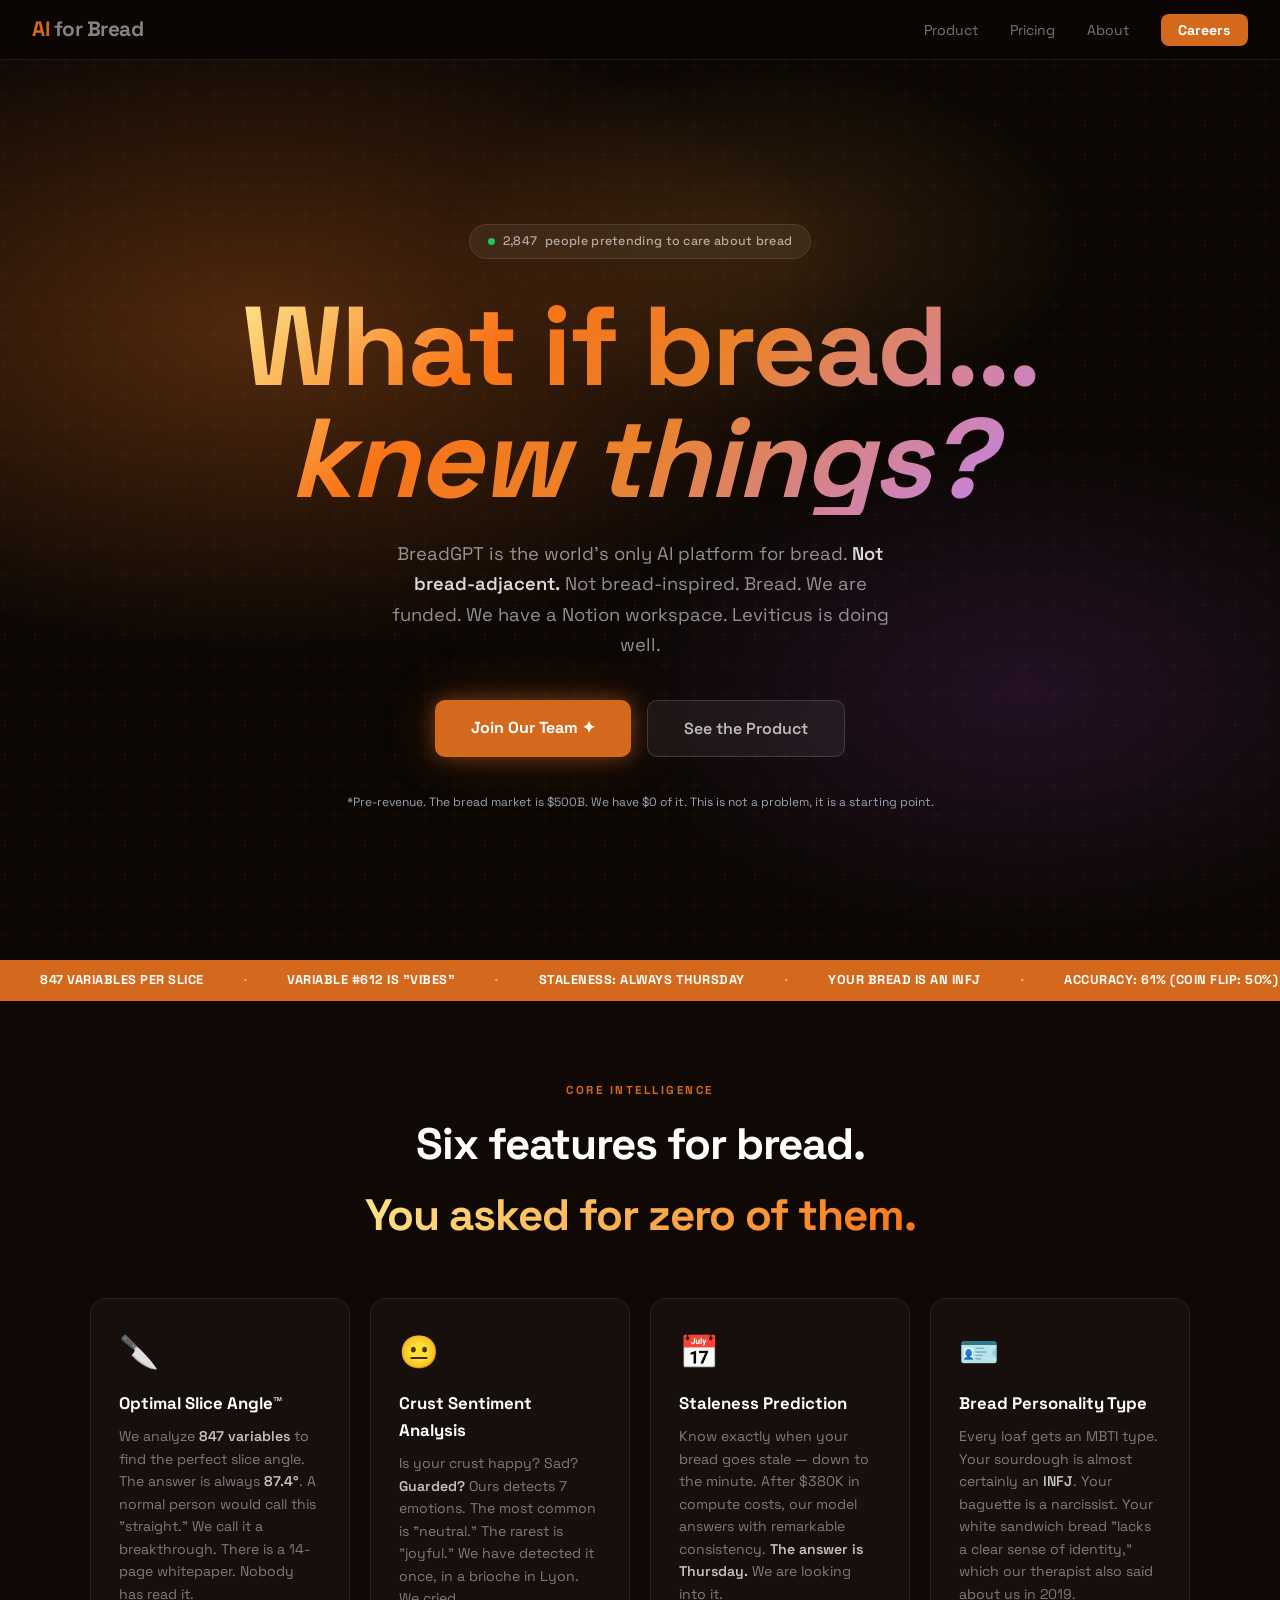
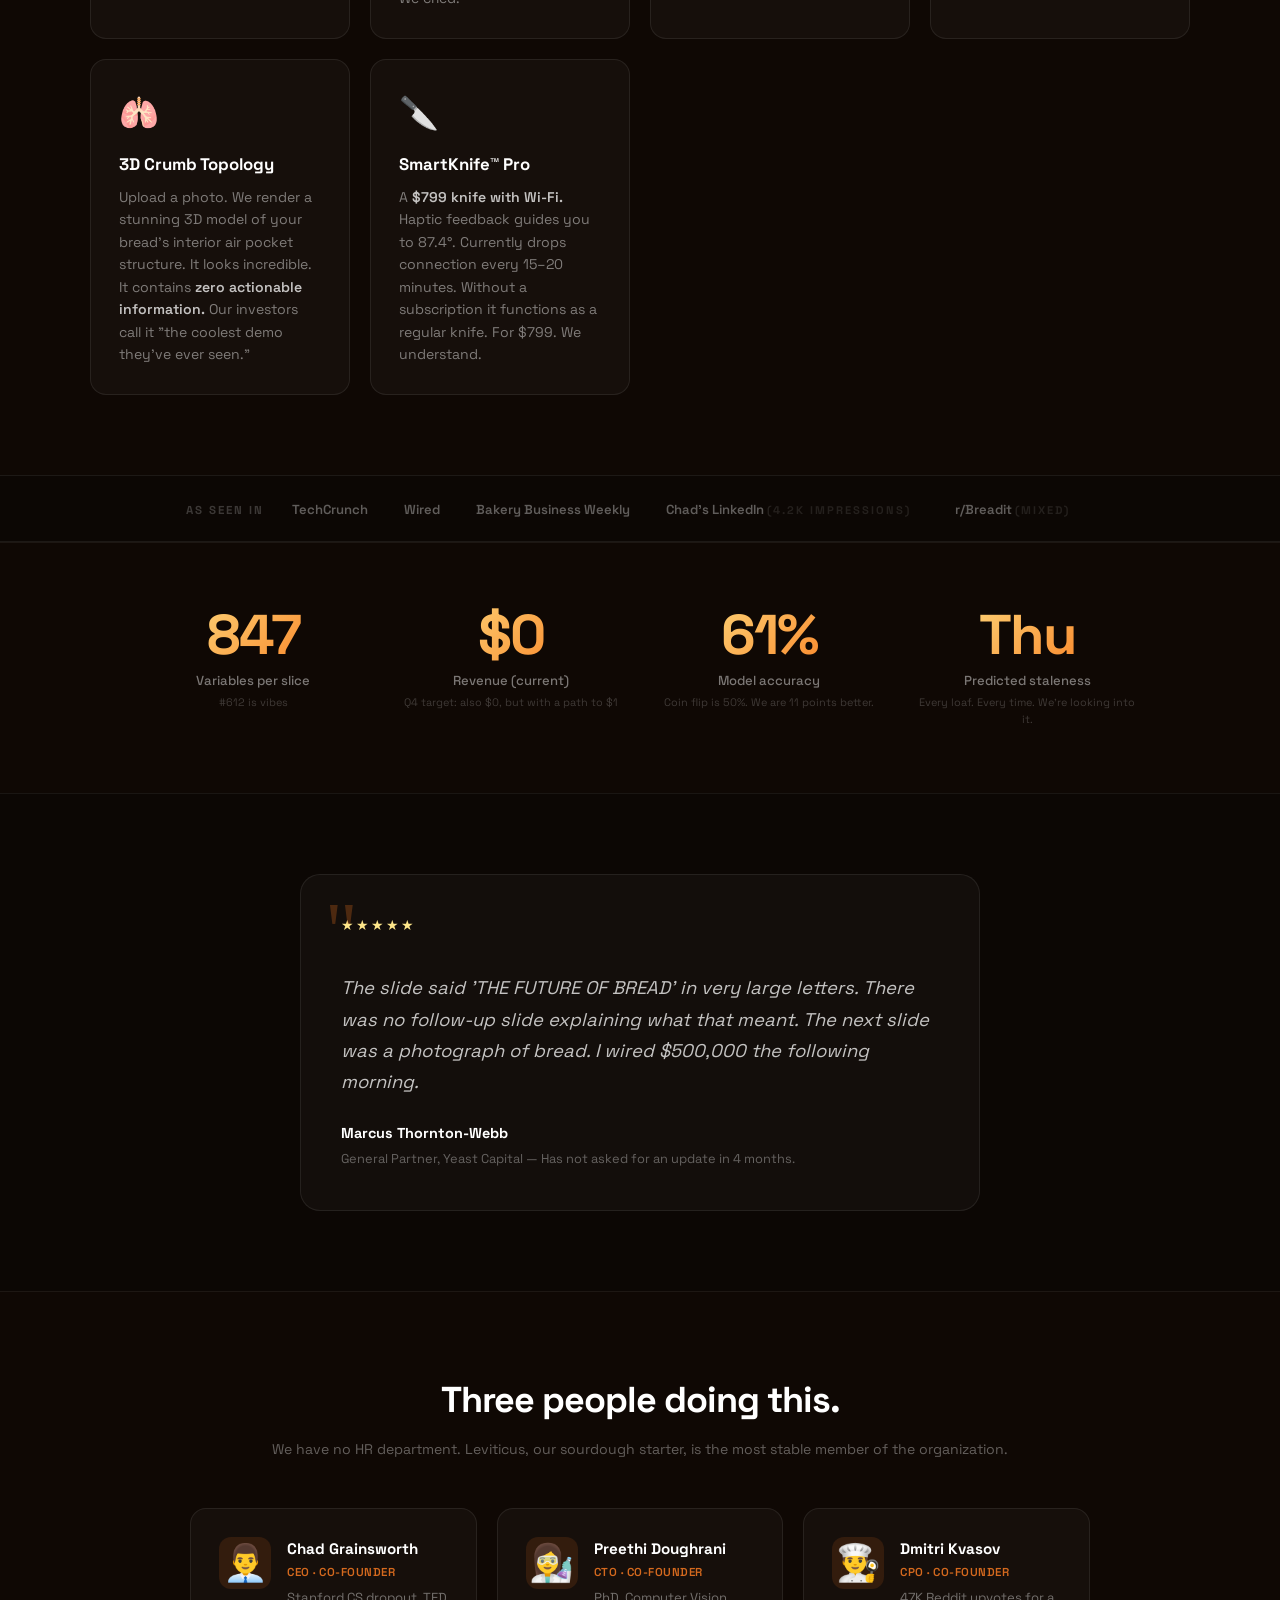
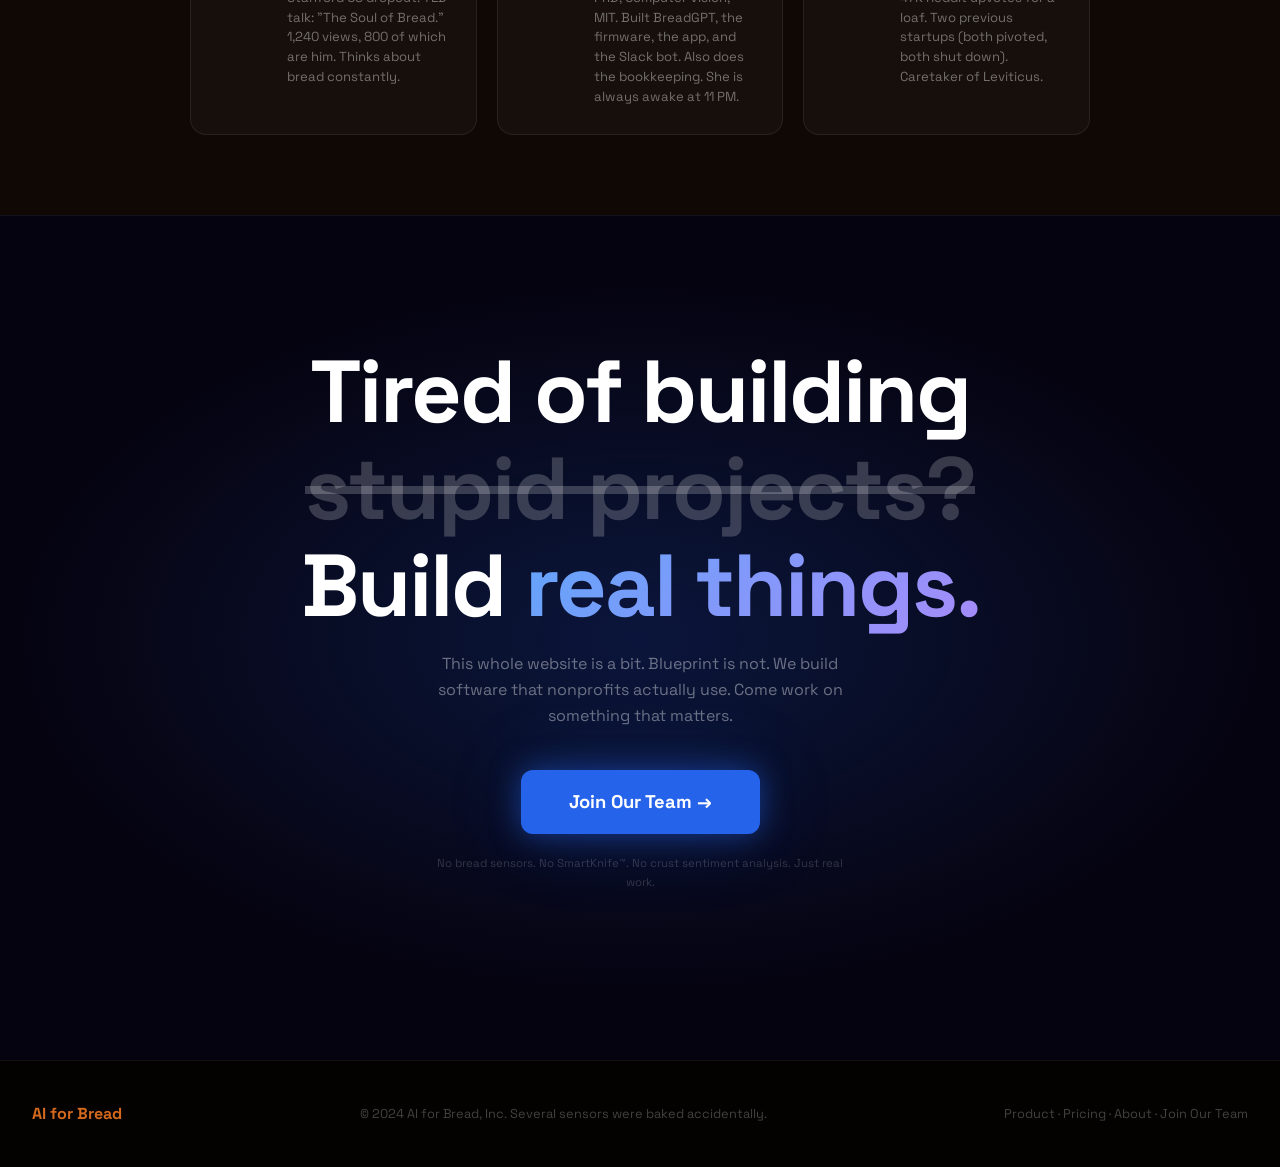
<file: index.html>
<!DOCTYPE html>
<html lang="en">
<head>
  <meta charset="UTF-8">
  <meta name="viewport" content="width=device-width, initial-scale=1.0">
  <title>AI for Bread — We Are So Serious About This</title>
  <link rel="stylesheet" href="styles.css">
  <link rel="icon" href="data:image/svg+xml,<svg xmlns='http://www.w3.org/2000/svg' viewBox='0 0 100 100'><text y='.9em' font-size='90'>🍞</text></svg>">
  <style>
    body { font-family: 'Space Grotesk', sans-serif; }

    /* ── VIBE HERO ── */
    .vibe-hero {
      min-height: 100vh;
      background:
        radial-gradient(ellipse 80% 60% at 20% 30%, rgba(212,105,30,0.35) 0%, transparent 60%),
        radial-gradient(ellipse 60% 50% at 80% 70%, rgba(139,60,180,0.18) 0%, transparent 55%),
        radial-gradient(ellipse 50% 40% at 60% 20%, rgba(255,160,50,0.15) 0%, transparent 50%),
        #0c0704;
      display: flex;
      flex-direction: column;
      align-items: center;
      justify-content: center;
      text-align: center;
      padding: 5rem 2rem 4rem;
      position: relative;
      overflow: hidden;
    }

    .vibe-hero::before {
      content: '';
      position: absolute; inset: 0;
      background: url("data:image/svg+xml,%3Csvg width='60' height='60' viewBox='0 0 60 60' xmlns='http://www.w3.org/2000/svg'%3E%3Cg fill='none' fill-rule='evenodd'%3E%3Cg fill='%23D4691E' fill-opacity='0.04'%3E%3Cpath d='M36 34v-4h-2v4h-4v2h4v4h2v-4h4v-2h-4zm0-30V0h-2v4h-4v2h4v4h2V6h4V4h-4zM6 34v-4H4v4H0v2h4v4h2v-4h4v-2H6zM6 4V0H4v4H0v2h4v4h2V6h4V4H6z'/%3E%3C/g%3E%3C/g%3E%3C/svg%3E");
      pointer-events: none;
    }

    .live-badge {
      display: inline-flex;
      align-items: center;
      gap: 0.5rem;
      background: rgba(255,255,255,0.06);
      border: 1px solid rgba(255,255,255,0.1);
      backdrop-filter: blur(10px);
      color: rgba(255,255,255,0.6);
      padding: 0.4rem 1.1rem;
      border-radius: 999px;
      font-size: 0.78rem;
      font-weight: 500;
      margin-bottom: 2rem;
      letter-spacing: 0.3px;
    }
    .live-dot {
      width: 7px; height: 7px;
      background: #22c55e;
      border-radius: 50%;
      animation: pulse-dot 2s ease-in-out infinite;
    }
    @keyframes pulse-dot {
      0%, 100% { opacity: 1; box-shadow: 0 0 0 0 rgba(34,197,94,0.4); }
      50% { opacity: 0.7; box-shadow: 0 0 0 5px rgba(34,197,94,0); }
    }

    .gradient-headline {
      font-size: clamp(3rem, 9vw, 7rem);
      font-weight: 900;
      line-height: 1.0;
      margin-bottom: 1.5rem;
      background: linear-gradient(135deg, #fde68a 0%, #f97316 30%, #e8832d 55%, #c084fc 100%);
      -webkit-background-clip: text;
      -webkit-text-fill-color: transparent;
      background-clip: text;
      letter-spacing: -2px;
    }
    .gradient-headline em {
      font-style: italic;
      -webkit-text-fill-color: transparent;
    }

    .hero-sub {
      font-size: 1.15rem;
      color: rgba(255,255,255,0.55);
      max-width: 520px;
      margin: 0 auto 2.5rem;
      line-height: 1.65;
      font-weight: 400;
    }
    .hero-sub strong { color: rgba(255,255,255,0.85); font-weight: 600; }

    .hero-buttons {
      display: flex; gap: 1rem; flex-wrap: wrap; justify-content: center;
      margin-bottom: 1.25rem;
    }

    .btn-glow {
      display: inline-block;
      background: var(--orange);
      color: white;
      padding: 0.9rem 2.25rem;
      border-radius: 10px;
      font-family: 'Space Grotesk', sans-serif;
      font-weight: 700;
      font-size: 1rem;
      text-decoration: none;
      transition: all 0.2s;
      box-shadow: 0 0 20px rgba(212,105,30,0.5), 0 0 60px rgba(212,105,30,0.2);
      animation: glow-pulse 3s ease-in-out infinite;
    }
    .btn-glow:hover {
      transform: translateY(-2px);
      box-shadow: 0 0 30px rgba(212,105,30,0.7), 0 0 80px rgba(212,105,30,0.3);
    }
    @keyframes glow-pulse {
      0%, 100% { box-shadow: 0 0 20px rgba(212,105,30,0.5), 0 0 60px rgba(212,105,30,0.15); }
      50% { box-shadow: 0 0 30px rgba(212,105,30,0.7), 0 0 80px rgba(212,105,30,0.25); }
    }

    .btn-ghost-dark {
      display: inline-block;
      background: rgba(255,255,255,0.06);
      color: rgba(255,255,255,0.7);
      border: 1px solid rgba(255,255,255,0.15);
      padding: 0.9rem 2.25rem;
      border-radius: 10px;
      font-family: 'Space Grotesk', sans-serif;
      font-weight: 600;
      font-size: 1rem;
      text-decoration: none;
      transition: all 0.2s;
      backdrop-filter: blur(8px);
    }
    .btn-ghost-dark:hover {
      background: rgba(255,255,255,0.1);
      color: white;
    }

    .hero-note {
      font-size: 0.72rem;
      color: rgba(255,255,255,0.25);
      font-weight: 400;
    }

    /* ── MARQUEE ── */
    .marquee-wrap {
      background: var(--orange);
      overflow: hidden;
      padding: 0.65rem 0;
      display: flex;
    }
    .marquee-track {
      display: flex;
      white-space: nowrap;
      animation: marquee 28s linear infinite;
      gap: 0;
    }
    .marquee-track span {
      font-family: 'Space Grotesk', sans-serif;
      font-size: 0.8rem;
      font-weight: 700;
      color: white;
      letter-spacing: 0.5px;
      padding: 0 2.5rem;
      text-transform: uppercase;
    }
    .marquee-track span.dot { padding: 0; opacity: 0.5; }
    @keyframes marquee {
      0% { transform: translateX(0); }
      100% { transform: translateX(-50%); }
    }

    /* ── FEATURE CARDS ── */
    .features-section {
      padding: 5rem 2rem;
      background: #0f0804;
    }
    .features-section .section-eyebrow {
      text-align: center;
      font-size: 0.72rem;
      text-transform: uppercase;
      letter-spacing: 2.5px;
      color: var(--orange);
      font-weight: 700;
      margin-bottom: 0.6rem;
    }
    .features-section h2 {
      text-align: center;
      font-size: clamp(1.75rem, 4vw, 2.75rem);
      font-weight: 900;
      color: white;
      margin-bottom: 3rem;
      letter-spacing: -1px;
    }
    .features-section h2 span {
      background: linear-gradient(135deg, #fde68a, #f97316);
      -webkit-background-clip: text;
      -webkit-text-fill-color: transparent;
      background-clip: text;
    }

    .vibe-grid {
      display: grid;
      grid-template-columns: repeat(auto-fit, minmax(260px, 1fr));
      gap: 1.25rem;
      max-width: 1100px;
      margin: 0 auto;
    }

    .vibe-card {
      background: rgba(255,255,255,0.03);
      border: 1px solid rgba(255,255,255,0.08);
      border-radius: 16px;
      padding: 1.75rem;
      position: relative;
      transition: border-color 0.2s, background 0.2s;
      overflow: hidden;
    }
    .vibe-card::before {
      content: '';
      position: absolute;
      top: 0; left: 0; right: 0;
      height: 2px;
      background: linear-gradient(90deg, var(--orange), #c084fc, transparent);
      opacity: 0;
      transition: opacity 0.2s;
    }
    .vibe-card:hover { background: rgba(255,255,255,0.05); border-color: rgba(212,105,30,0.3); }
    .vibe-card:hover::before { opacity: 1; }

    .vibe-card-icon { font-size: 2rem; margin-bottom: 0.75rem; display: block; }
    .vibe-card-title {
      font-size: 1.05rem;
      font-weight: 700;
      color: white;
      margin-bottom: 0.5rem;
    }
    .vibe-card-body {
      font-size: 0.88rem;
      color: rgba(255,255,255,0.45);
      line-height: 1.6;
    }
    .vibe-card-body strong { color: rgba(255,255,255,0.75); font-weight: 600; }

    /* ── SOCIAL PROOF BAR ── */
    .proof-bar {
      background: rgba(255,255,255,0.03);
      border-top: 1px solid rgba(255,255,255,0.07);
      border-bottom: 1px solid rgba(255,255,255,0.07);
      padding: 1.25rem 2rem;
      text-align: center;
    }
    .proof-bar span {
      font-size: 0.72rem;
      text-transform: uppercase;
      letter-spacing: 2px;
      color: rgba(255,255,255,0.2);
      font-weight: 700;
      margin-right: 0.5rem;
    }
    .proof-bar a {
      font-size: 0.82rem;
      font-weight: 600;
      color: rgba(255,255,255,0.35);
      text-decoration: none;
      margin: 0 1rem;
      transition: color 0.2s;
    }
    .proof-bar a:hover { color: var(--orange); }

    /* ── STATS ── */
    .stats-dark {
      background: #0f0804;
      padding: 4rem 2rem;
      border-top: 1px solid rgba(255,255,255,0.06);
    }
    .stats-dark-grid {
      display: grid;
      grid-template-columns: repeat(auto-fit, minmax(200px, 1fr));
      gap: 2rem;
      max-width: 1000px;
      margin: 0 auto;
      text-align: center;
    }
    .stat-big {
      font-size: 3.5rem;
      font-weight: 900;
      letter-spacing: -2px;
      background: linear-gradient(135deg, #fde68a, #f97316);
      -webkit-background-clip: text;
      -webkit-text-fill-color: transparent;
      background-clip: text;
      line-height: 1;
      margin-bottom: 0.4rem;
    }
    .stat-label-dark {
      font-size: 0.82rem;
      color: rgba(255,255,255,0.45);
      font-weight: 500;
      margin-bottom: 0.2rem;
    }
    .stat-aside {
      font-size: 0.68rem;
      color: rgba(255,255,255,0.2);
    }

    /* ── TESTIMONIAL ── */
    .testimonial-dark {
      background: #0c0704;
      padding: 5rem 2rem;
      border-top: 1px solid rgba(255,255,255,0.06);
    }
    .testimonial-card-dark {
      max-width: 680px;
      margin: 0 auto;
      background: rgba(255,255,255,0.03);
      border: 1px solid rgba(255,255,255,0.08);
      border-radius: 20px;
      padding: 2.5rem;
      position: relative;
    }
    .quote-mark {
      font-size: 5rem;
      line-height: 1;
      color: var(--orange);
      opacity: 0.3;
      position: absolute;
      top: 1rem;
      left: 1.5rem;
      font-family: Georgia, serif;
    }
    .testimonial-text-dark {
      font-size: 1.15rem;
      color: rgba(255,255,255,0.75);
      line-height: 1.7;
      font-style: italic;
      padding-top: 1.5rem;
      margin-bottom: 1.5rem;
    }
    .testimonial-author-dark strong {
      display: block;
      font-size: 0.9rem;
      color: white;
      font-weight: 700;
    }
    .testimonial-author-dark span {
      font-size: 0.8rem;
      color: rgba(255,255,255,0.35);
    }
    .stars {
      color: #fde68a;
      font-size: 0.85rem;
      letter-spacing: 2px;
      margin-bottom: 0.75rem;
    }

    /* ── TEAM ── */
    .team-dark {
      background: #0f0804;
      padding: 5rem 2rem;
      border-top: 1px solid rgba(255,255,255,0.06);
    }
    .team-dark h2 {
      text-align: center;
      font-size: clamp(1.5rem, 3.5vw, 2.25rem);
      font-weight: 900;
      color: white;
      letter-spacing: -1px;
      margin-bottom: 0.5rem;
    }
    .team-dark .sub {
      text-align: center;
      font-size: 0.88rem;
      color: rgba(255,255,255,0.35);
      margin-bottom: 3rem;
    }
    .team-dark-grid {
      display: grid;
      grid-template-columns: repeat(auto-fit, minmax(240px, 1fr));
      gap: 1.25rem;
      max-width: 900px;
      margin: 0 auto;
    }
    .team-card-dark {
      background: rgba(255,255,255,0.03);
      border: 1px solid rgba(255,255,255,0.08);
      border-radius: 16px;
      padding: 1.75rem;
      display: flex;
      align-items: flex-start;
      gap: 1rem;
    }
    .team-avatar-dark {
      font-size: 2.25rem;
      flex-shrink: 0;
      width: 52px; height: 52px;
      background: rgba(212,105,30,0.15);
      border-radius: 12px;
      display: flex; align-items: center; justify-content: center;
    }
    .team-name { font-weight: 700; color: white; font-size: 0.95rem; margin-bottom: 0.1rem; }
    .team-title-sm { font-size: 0.72rem; color: var(--orange); font-weight: 600; text-transform: uppercase; letter-spacing: 0.5px; margin-bottom: 0.4rem; }
    .team-bio { font-size: 0.82rem; color: rgba(255,255,255,0.4); line-height: 1.5; }

    /* ── HIRING PUNCHLINE ── */
    .hiring-punchline {
      background:
        radial-gradient(ellipse 70% 60% at 50% 50%, rgba(37,99,235,0.2) 0%, transparent 70%),
        #050310;
      padding: 8rem 2rem;
      text-align: center;
      border-top: 1px solid rgba(255,255,255,0.06);
    }
    .hiring-punchline h2 {
      font-size: clamp(2.5rem, 7vw, 5.5rem);
      font-weight: 900;
      color: white;
      line-height: 1.1;
      letter-spacing: -2px;
      margin-bottom: 1rem;
    }
    .hiring-punchline h2 .strike {
      text-decoration: line-through;
      color: rgba(255,255,255,0.2);
    }
    .hiring-punchline h2 .real {
      background: linear-gradient(135deg, #60a5fa, #a78bfa);
      -webkit-background-clip: text;
      -webkit-text-fill-color: transparent;
      background-clip: text;
    }
    .hiring-punchline p {
      font-size: 1rem;
      color: rgba(255,255,255,0.4);
      max-width: 420px;
      margin: 0 auto 2.5rem;
      line-height: 1.65;
    }
    .btn-blue-glow {
      display: inline-block;
      background: #2563EB;
      color: white;
      padding: 1.1rem 3rem;
      border-radius: 12px;
      font-family: 'Space Grotesk', sans-serif;
      font-weight: 700;
      font-size: 1.15rem;
      text-decoration: none;
      box-shadow: 0 0 30px rgba(37,99,235,0.5), 0 0 80px rgba(37,99,235,0.2);
      animation: blue-glow 3s ease-in-out infinite;
      transition: transform 0.15s;
    }
    .btn-blue-glow:hover { transform: translateY(-3px); }
    @keyframes blue-glow {
      0%, 100% { box-shadow: 0 0 30px rgba(37,99,235,0.5), 0 0 80px rgba(37,99,235,0.15); }
      50% { box-shadow: 0 0 45px rgba(37,99,235,0.7), 0 0 100px rgba(37,99,235,0.25); }
    }
    .hiring-punchline .aside {
      margin-top: 1.25rem;
      font-size: 0.72rem;
      color: rgba(255,255,255,0.18);
    }

    /* ── FOOTER DARK ── */
    footer.dark {
      background: #030201;
      color: rgba(255,255,255,0.25);
      padding: 2.5rem 2rem;
      font-family: 'Space Grotesk', sans-serif;
      font-size: 0.8rem;
      display: flex;
      justify-content: space-between;
      align-items: center;
      flex-wrap: wrap;
      gap: 1rem;
      border-top: 1px solid rgba(255,255,255,0.06);
    }
    footer.dark .logo { color: var(--orange); font-weight: 800; font-size: 1rem; }
    footer.dark a { color: rgba(255,255,255,0.25); text-decoration: none; }
    footer.dark a:hover { color: var(--orange); }

    /* ── NAV DARK ── */
    nav.dark {
      background: rgba(12,7,4,0.85);
      backdrop-filter: blur(12px);
      border-bottom: 1px solid rgba(255,255,255,0.07);
    }
    nav.dark .nav-logo { color: var(--orange); }
    nav.dark .nav-logo span { color: rgba(255,255,255,0.5); }
    nav.dark .nav-links a { color: rgba(255,255,255,0.45); }
    nav.dark .nav-links a:hover { color: white; }
    nav.dark .nav-cta-dark {
      background: var(--orange);
      color: white !important;
      padding: 0.45rem 1.1rem;
      border-radius: 8px;
      font-weight: 700;
    }
  </style>
</head>
<body style="background: #0c0704; margin: 0;">

<nav class="dark" style="position: sticky; top: 0; z-index: 100; padding: 0 2rem; display: flex; align-items: center; justify-content: space-between; height: 60px;">
  <a href="index.html" class="nav-logo" style="font-family: 'Space Grotesk', sans-serif; font-size: 1.3rem; font-weight: 800; text-decoration: none;">AI <span>for Bread</span></a>
  <ul class="nav-links" style="list-style: none; display: flex; gap: 2rem; align-items: center; margin: 0; padding: 0;">
    <li><a href="product.html" style="font-family: 'Space Grotesk', sans-serif; font-size: 0.88rem; text-decoration: none; color: rgba(255,255,255,0.45); transition: color 0.2s;">Product</a></li>
    <li><a href="pricing.html" style="font-family: 'Space Grotesk', sans-serif; font-size: 0.88rem; text-decoration: none; color: rgba(255,255,255,0.45); transition: color 0.2s;">Pricing</a></li>
    <li><a href="about.html" style="font-family: 'Space Grotesk', sans-serif; font-size: 0.88rem; text-decoration: none; color: rgba(255,255,255,0.45); transition: color 0.2s;">About</a></li>
    <li><a href="careers.html" class="nav-cta-dark" style="font-family: 'Space Grotesk', sans-serif; font-size: 0.88rem; text-decoration: none;">Careers</a></li>
  </ul>
</nav>

<!-- HERO -->
<div class="vibe-hero">
  <div class="live-badge">
    <span class="live-dot"></span>
    <span id="live-count">2,847</span> people pretending to care about bread
  </div>
  <h1 class="gradient-headline">What if bread...<br><em>knew things?</em></h1>
  <p class="hero-sub">
    BreadGPT is the world's only AI platform for bread. <strong>Not bread-adjacent.</strong> Not bread-inspired. Bread. We are funded. We have a Notion workspace. Leviticus is doing well.
  </p>
  <div class="hero-buttons">
    <a href="careers.html" class="btn-glow">Join Our Team ✦</a>
    <a href="product.html" class="btn-ghost-dark">See the Product</a>
  </div>
  <p class="hero-note">*Pre-revenue. The bread market is $500B. We have $0 of it. This is not a problem, it is a starting point.</p>
</div>

<!-- MARQUEE -->
<div class="marquee-wrap">
  <div class="marquee-track">
    <span>847 variables per slice</span><span class="dot">·</span>
    <span>variable #612 is "vibes"</span><span class="dot">·</span>
    <span>staleness: always thursday</span><span class="dot">·</span>
    <span>your bread is an INFJ</span><span class="dot">·</span>
    <span>accuracy: 61% (coin flip: 50%)</span><span class="dot">·</span>
    <span>SmartKnife™ reconnecting...</span><span class="dot">·</span>
    <span>$0 revenue · extremely good vibes</span><span class="dot">·</span>
    <span>do not bake the sensors</span><span class="dot">·</span>
    <span>do not ask about incident 4b</span><span class="dot">·</span>
    <!-- duplicate for seamless loop -->
    <span>847 variables per slice</span><span class="dot">·</span>
    <span>variable #612 is "vibes"</span><span class="dot">·</span>
    <span>staleness: always thursday</span><span class="dot">·</span>
    <span>your bread is an INFJ</span><span class="dot">·</span>
    <span>accuracy: 61% (coin flip: 50%)</span><span class="dot">·</span>
    <span>SmartKnife™ reconnecting...</span><span class="dot">·</span>
    <span>$0 revenue · extremely good vibes</span><span class="dot">·</span>
    <span>do not bake the sensors</span><span class="dot">·</span>
    <span>do not ask about incident 4b</span><span class="dot">·</span>
  </div>
</div>

<!-- FEATURES -->
<div class="features-section">
  <div class="section-eyebrow">Core Intelligence</div>
  <h2>Six features for bread.<br><span>You asked for zero of them.</span></h2>
  <div class="vibe-grid">
    <div class="vibe-card">
      <span class="vibe-card-icon">🔪</span>
      <div class="vibe-card-title">Optimal Slice Angle™</div>
      <div class="vibe-card-body">We analyze <strong>847 variables</strong> to find the perfect slice angle. The answer is always <strong>87.4°</strong>. A normal person would call this "straight." We call it a breakthrough. There is a 14-page whitepaper. Nobody has read it.</div>
    </div>
    <div class="vibe-card">
      <span class="vibe-card-icon">😐</span>
      <div class="vibe-card-title">Crust Sentiment Analysis</div>
      <div class="vibe-card-body">Is your crust happy? Sad? <strong>Guarded?</strong> Ours detects 7 emotions. The most common is "neutral." The rarest is "joyful." We have detected it once, in a brioche in Lyon. We cried.</div>
    </div>
    <div class="vibe-card">
      <span class="vibe-card-icon">📅</span>
      <div class="vibe-card-title">Staleness Prediction</div>
      <div class="vibe-card-body">Know exactly when your bread goes stale — down to the minute. After $380K in compute costs, our model answers with remarkable consistency. <strong>The answer is Thursday.</strong> We are looking into it.</div>
    </div>
    <div class="vibe-card">
      <span class="vibe-card-icon">🪪</span>
      <div class="vibe-card-title">Bread Personality Type</div>
      <div class="vibe-card-body">Every loaf gets an MBTI type. Your sourdough is almost certainly an <strong>INFJ</strong>. Your baguette is a narcissist. Your white sandwich bread "lacks a clear sense of identity," which our therapist also said about us in 2019.</div>
    </div>
    <div class="vibe-card">
      <span class="vibe-card-icon">🫁</span>
      <div class="vibe-card-title">3D Crumb Topology</div>
      <div class="vibe-card-body">Upload a photo. We render a stunning 3D model of your bread's interior air pocket structure. It looks incredible. It contains <strong>zero actionable information.</strong> Our investors call it "the coolest demo they've ever seen."</div>
    </div>
    <div class="vibe-card">
      <span class="vibe-card-icon">🔪</span>
      <div class="vibe-card-title">SmartKnife™ Pro</div>
      <div class="vibe-card-body">A <strong>$799 knife with Wi-Fi.</strong> Haptic feedback guides you to 87.4°. Currently drops connection every 15–20 minutes. Without a subscription it functions as a regular knife. For $799. We understand.</div>
    </div>
  </div>
</div>

<!-- PROOF BAR -->
<div class="proof-bar" style="background: #0c0704;">
  <span>As seen in</span>
  <a href="#">TechCrunch</a>
  <a href="#">Wired</a>
  <a href="#">Bakery Business Weekly</a>
  <a href="#">Chad's LinkedIn <span style="font-size:0.7rem; opacity:0.5;">(4.2K impressions)</span></a>
  <a href="#">r/Breadit <span style="font-size:0.7rem; opacity:0.5;">(mixed)</span></a>
</div>

<!-- STATS -->
<div class="stats-dark">
  <div class="stats-dark-grid">
    <div>
      <div class="stat-big">847</div>
      <div class="stat-label-dark">Variables per slice</div>
      <div class="stat-aside">#612 is vibes</div>
    </div>
    <div>
      <div class="stat-big">$0</div>
      <div class="stat-label-dark">Revenue (current)</div>
      <div class="stat-aside">Q4 target: also $0, but with a path to $1</div>
    </div>
    <div>
      <div class="stat-big">61%</div>
      <div class="stat-label-dark">Model accuracy</div>
      <div class="stat-aside">Coin flip is 50%. We are 11 points better.</div>
    </div>
    <div>
      <div class="stat-big">Thu</div>
      <div class="stat-label-dark">Predicted staleness</div>
      <div class="stat-aside">Every loaf. Every time. We're looking into it.</div>
    </div>
  </div>
</div>

<!-- TESTIMONIAL -->
<div class="testimonial-dark">
  <div class="testimonial-card-dark">
    <div class="quote-mark">"</div>
    <div class="stars">★★★★★</div>
    <p class="testimonial-text-dark">The slide said 'THE FUTURE OF BREAD' in very large letters. There was no follow-up slide explaining what that meant. The next slide was a photograph of bread. I wired $500,000 the following morning.</p>
    <div class="testimonial-author-dark">
      <strong>Marcus Thornton-Webb</strong>
      <span>General Partner, Yeast Capital — Has not asked for an update in 4 months.</span>
    </div>
  </div>
</div>

<!-- TEAM -->
<div class="team-dark">
  <h2>Three people doing this.</h2>
  <p class="sub">We have no HR department. Leviticus, our sourdough starter, is the most stable member of the organization.</p>
  <div class="team-dark-grid">
    <div class="team-card-dark">
      <div class="team-avatar-dark">👨‍💼</div>
      <div>
        <div class="team-name">Chad Grainsworth</div>
        <div class="team-title-sm">CEO · Co-founder</div>
        <div class="team-bio">Stanford CS dropout. TED talk: "The Soul of Bread." 1,240 views, 800 of which are him. Thinks about bread constantly.</div>
      </div>
    </div>
    <div class="team-card-dark">
      <div class="team-avatar-dark">👩‍🔬</div>
      <div>
        <div class="team-name">Preethi Doughrani</div>
        <div class="team-title-sm">CTO · Co-founder</div>
        <div class="team-bio">PhD, Computer Vision, MIT. Built BreadGPT, the firmware, the app, and the Slack bot. Also does the bookkeeping. She is always awake at 11 PM.</div>
      </div>
    </div>
    <div class="team-card-dark">
      <div class="team-avatar-dark">👨‍🍳</div>
      <div>
        <div class="team-name">Dmitri Kvasov</div>
        <div class="team-title-sm">CPO · Co-founder</div>
        <div class="team-bio">47K Reddit upvotes for a loaf. Two previous startups (both pivoted, both shut down). Caretaker of Leviticus.</div>
      </div>
    </div>
  </div>
</div>

<!-- HIRING PUNCHLINE -->
<div class="hiring-punchline">
  <h2>
    Tired of building<br>
    <span class="strike">stupid projects?</span><br>
    Build <span class="real">real things.</span>
  </h2>
  <p>This whole website is a bit. Blueprint is not. We build software that nonprofits actually use. Come work on something that matters.</p>
  <a href="https://uwblueprint.org/build" class="btn-blue-glow">Join Our Team →</a>
  <p class="aside">No bread sensors. No SmartKnife™. No crust sentiment analysis. Just real work.</p>
</div>

<!-- FOOTER -->
<footer class="dark">
  <span class="logo">AI for Bread</span>
  <span>© 2024 AI for Bread, Inc. Several sensors were baked accidentally.</span>
  <span>
    <a href="product.html">Product</a> ·
    <a href="pricing.html">Pricing</a> ·
    <a href="about.html">About</a> ·
    <a href="https://uwblueprint.org/build">Join Our Team</a>
  </span>
</footer>

<script>
  // Fake live counter
  const el = document.getElementById('live-count');
  let count = 2847;
  setInterval(() => {
    count += Math.floor(Math.random() * 3) - 1;
    el.textContent = count.toLocaleString();
  }, 3000);
</script>

</body>
</html>
</file>
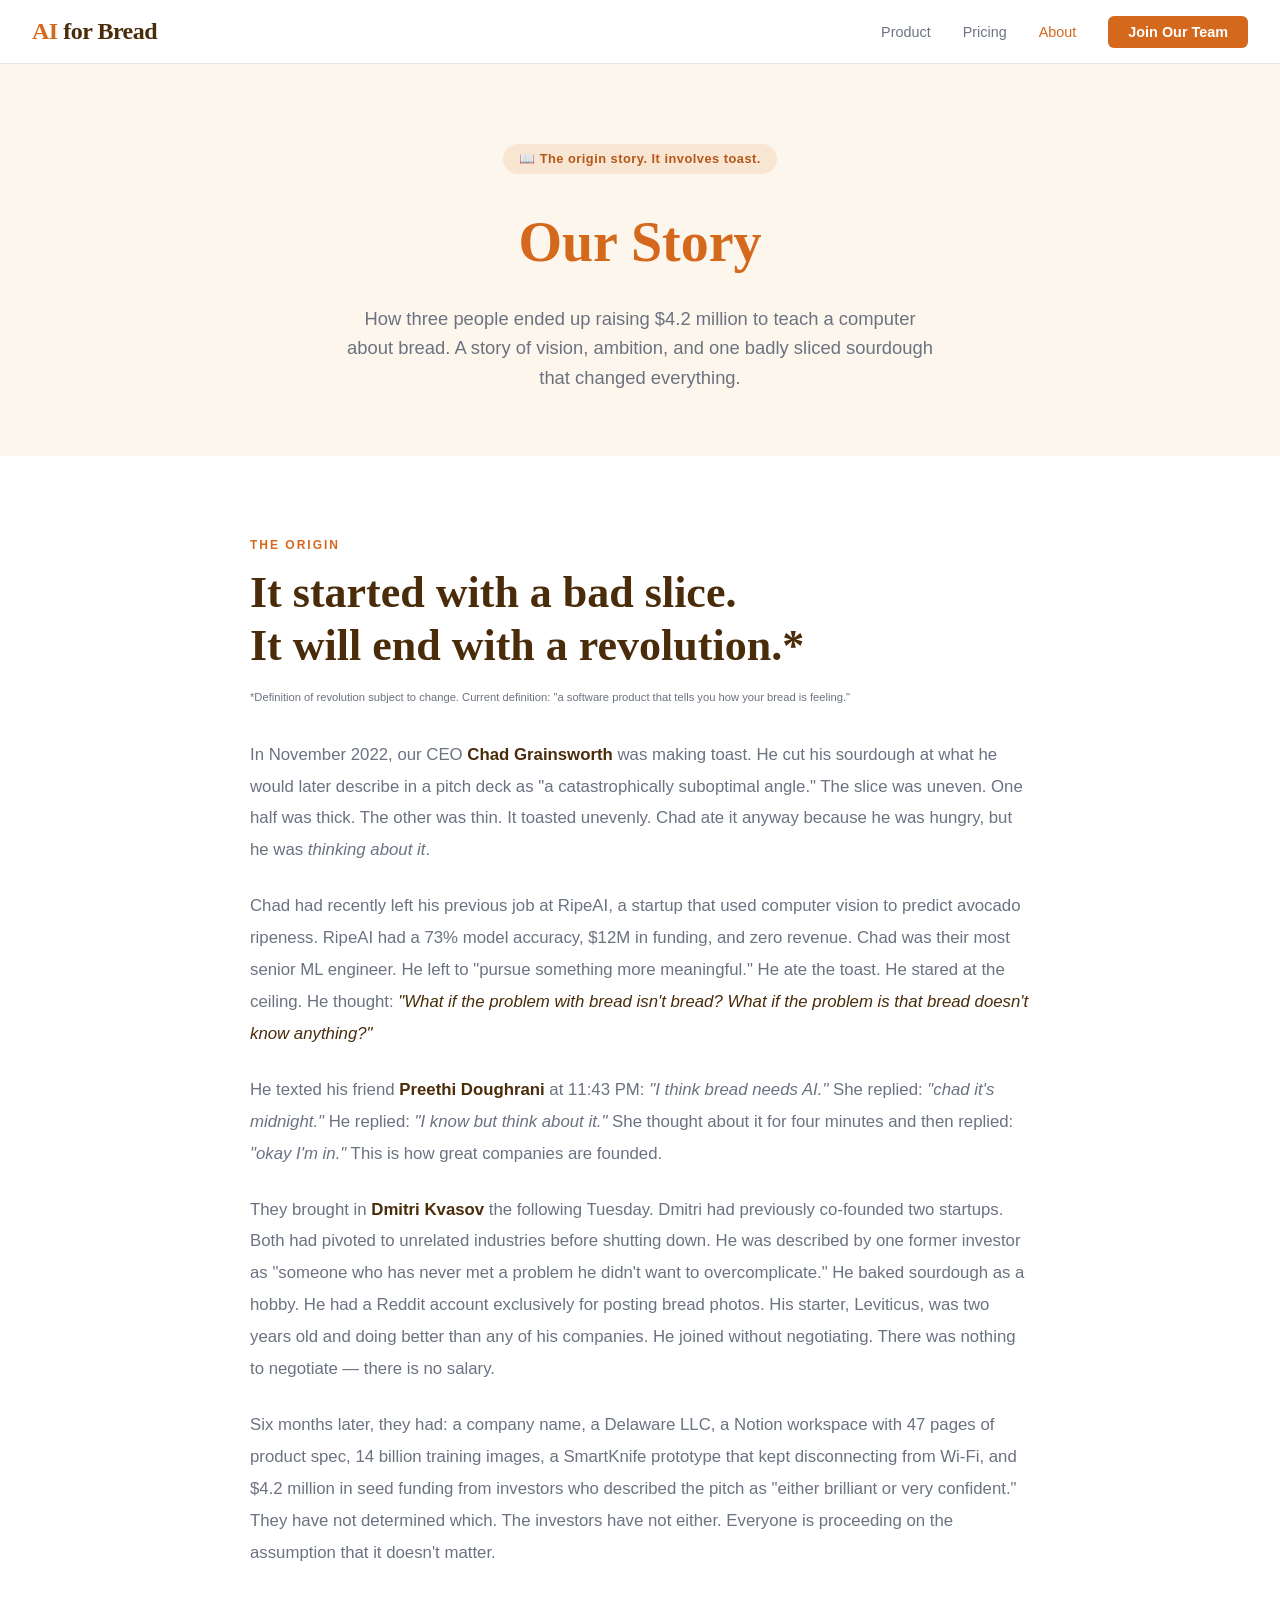
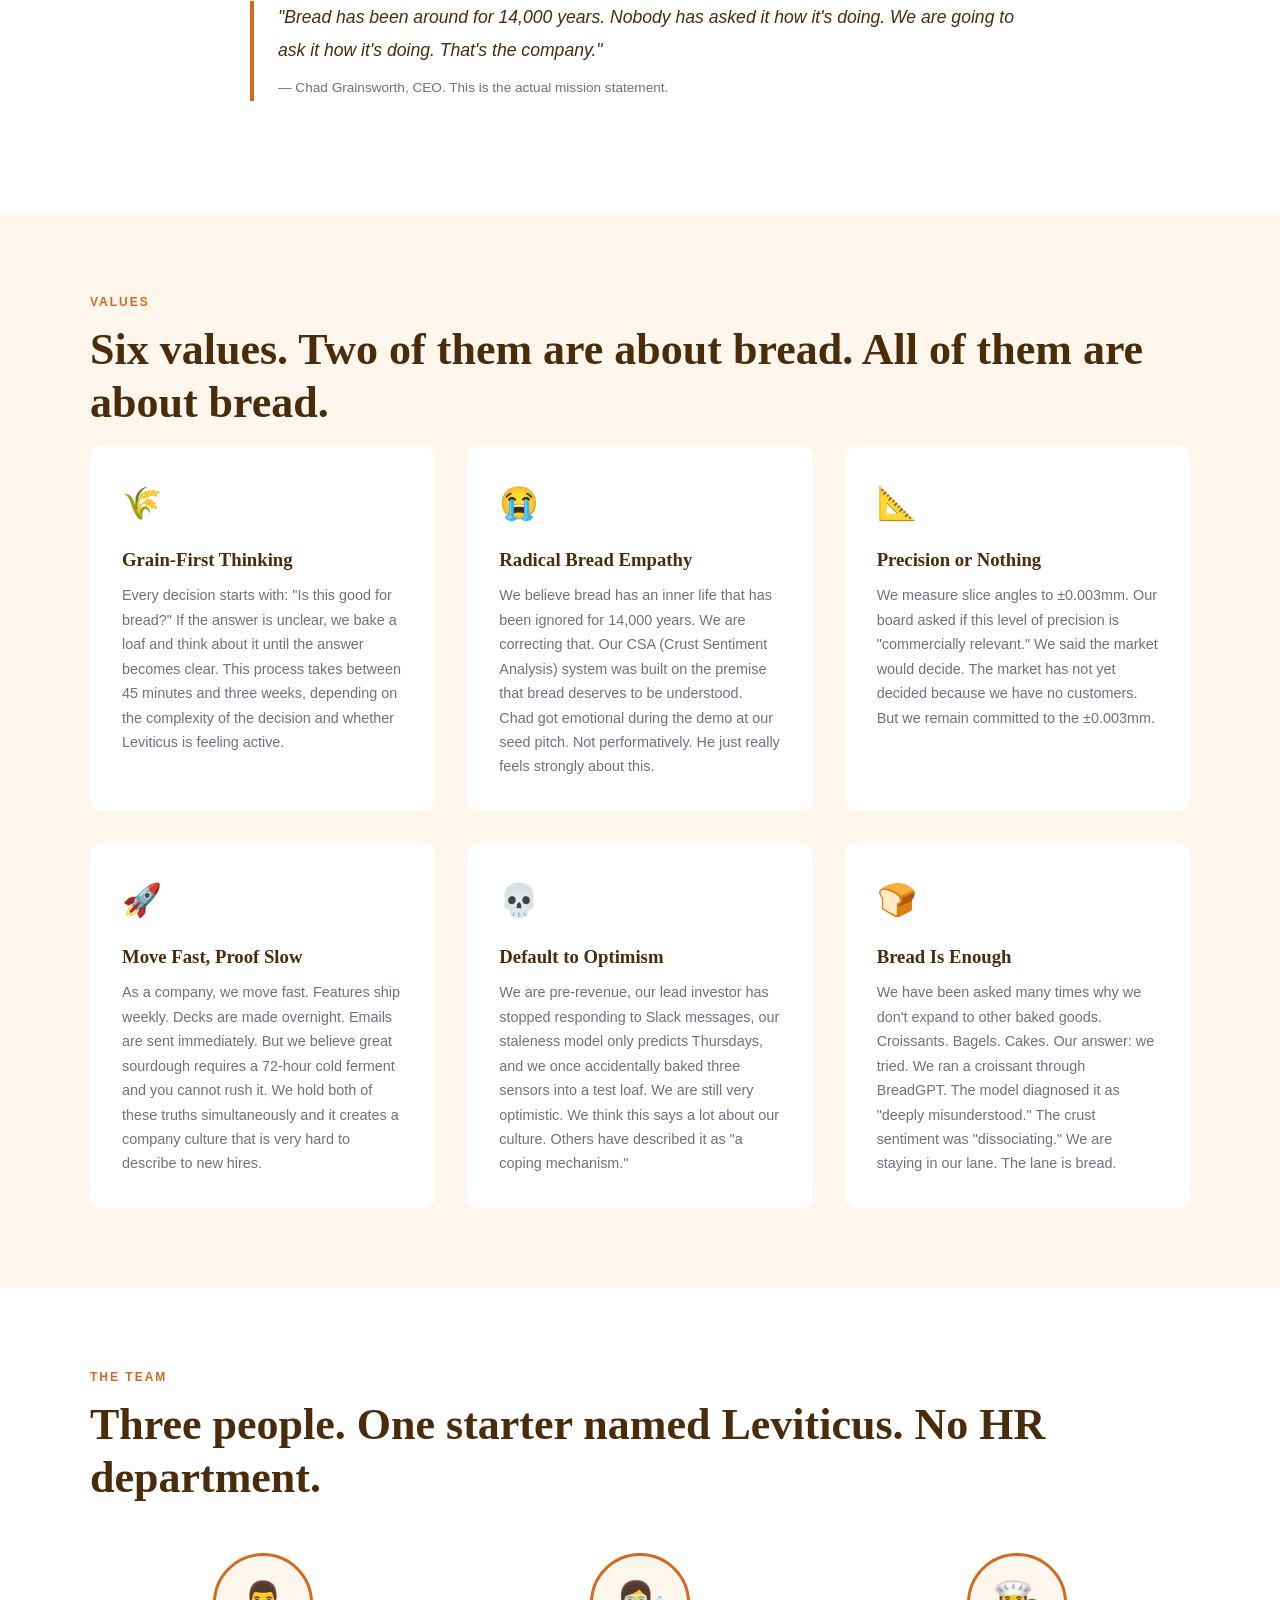
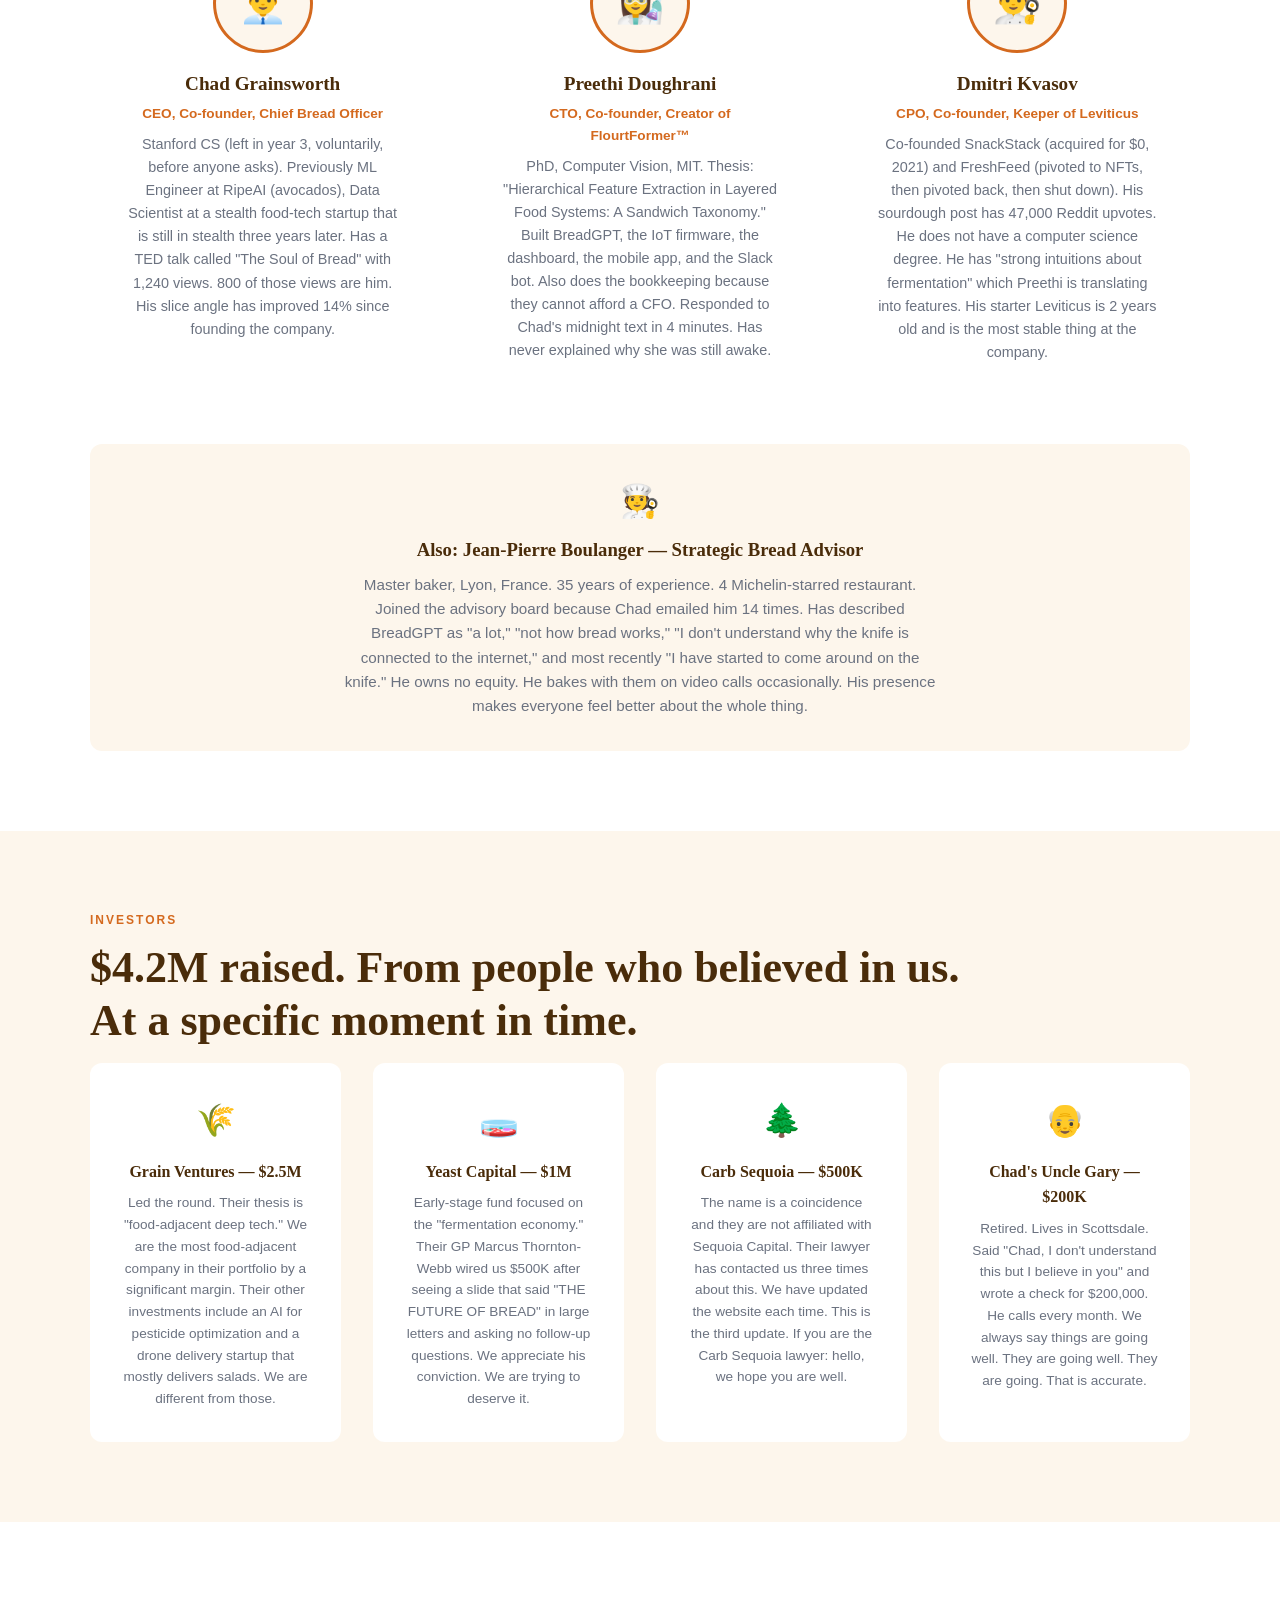
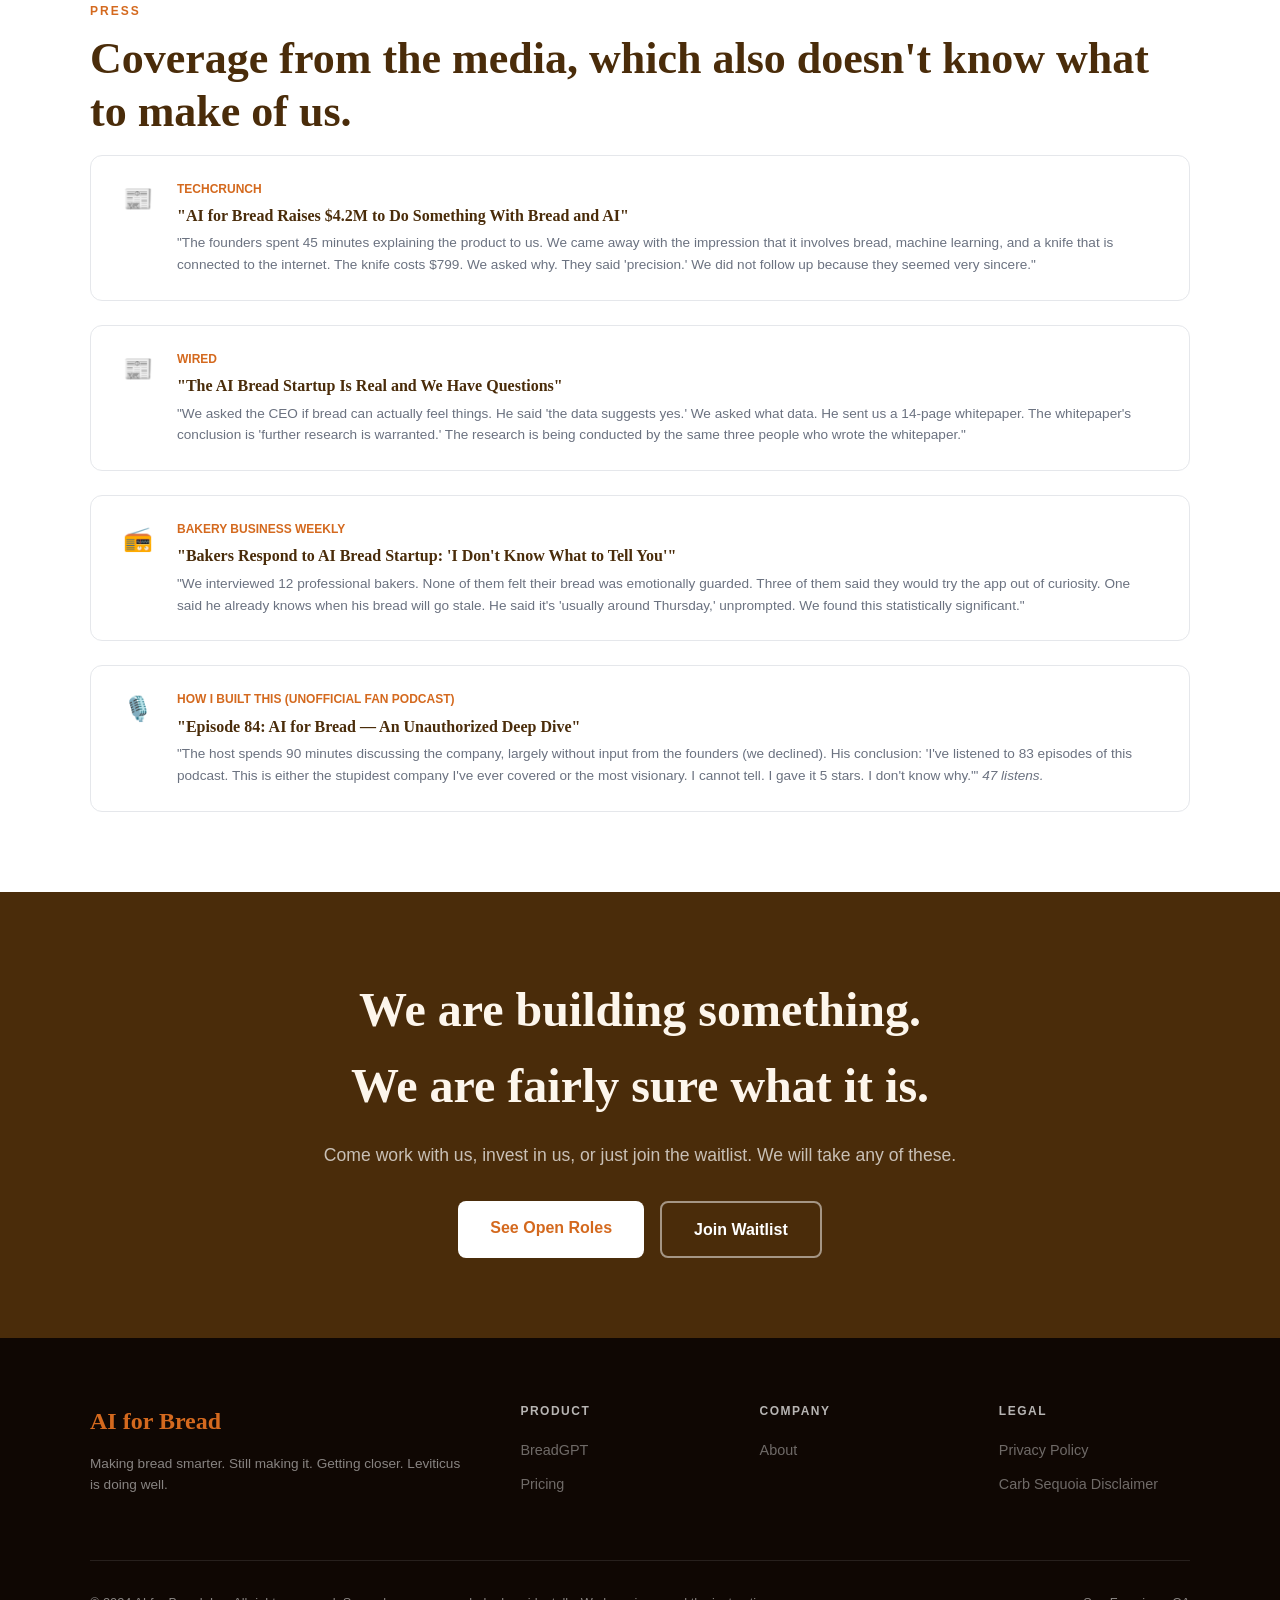
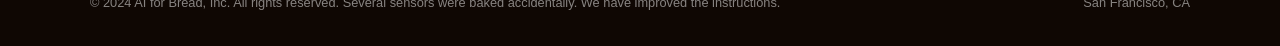
<file: about.html>
<!DOCTYPE html>
<html lang="en">
<head>
  <meta charset="UTF-8">
  <meta name="viewport" content="width=device-width, initial-scale=1.0">
  <title>About — AI for Bread</title>
  <link rel="stylesheet" href="styles.css">
  <link rel="icon" href="data:image/svg+xml,<svg xmlns='http://www.w3.org/2000/svg' viewBox='0 0 100 100'><text y='.9em' font-size='90'>🍞</text></svg>">
</head>
<body>

<nav>
  <a href="index.html" class="nav-logo">AI <span>for Bread</span></a>
  <ul class="nav-links">
    <li><a href="product.html">Product</a></li>
    <li><a href="pricing.html">Pricing</a></li>
    <li><a href="about.html" style="color: var(--orange);">About</a></li>
    
    <li><a href="careers.html" class="nav-cta">Join Our Team</a></li>
  </ul>
</nav>

<div class="page-hero">
  <div class="hero-badge">📖 The origin story. It involves toast.</div>
  <h1>Our Story</h1>
  <p>How three people ended up raising $4.2 million to teach a computer about bread. A story of vision, ambition, and one badly sliced sourdough that changed everything.</p>
</div>

<!-- ORIGIN STORY -->
<section style="background: var(--white);">
  <div class="container" style="max-width: 780px;">
    <div class="section-label">The Origin</div>
    <h2 class="section-title">It started with a bad slice.<br>It will end with a revolution.*</h2>
    <p style="font-family: Arial; font-size: 0.7rem; color: var(--gray); margin-bottom: 2rem;">*Definition of revolution subject to change. Current definition: "a software product that tells you how your bread is feeling."</p>

    <div style="font-family: Arial; font-size: 1.05rem; color: var(--gray); line-height: 1.9;">
      <p style="margin-bottom: 1.5rem;">In November 2022, our CEO <strong style="color: var(--brown);">Chad Grainsworth</strong> was making toast. He cut his sourdough at what he would later describe in a pitch deck as "a catastrophically suboptimal angle." The slice was uneven. One half was thick. The other was thin. It toasted unevenly. Chad ate it anyway because he was hungry, but he was <em>thinking about it</em>.</p>

      <p style="margin-bottom: 1.5rem;">Chad had recently left his previous job at RipeAI, a startup that used computer vision to predict avocado ripeness. RipeAI had a 73% model accuracy, $12M in funding, and zero revenue. Chad was their most senior ML engineer. He left to "pursue something more meaningful." He ate the toast. He stared at the ceiling. He thought: <em style="color: var(--brown);">"What if the problem with bread isn't bread? What if the problem is that bread doesn't know anything?"</em></p>

      <p style="margin-bottom: 1.5rem;">He texted his friend <strong style="color: var(--brown);">Preethi Doughrani</strong> at 11:43 PM: <em>"I think bread needs AI."</em> She replied: <em>"chad it's midnight."</em> He replied: <em>"I know but think about it."</em> She thought about it for four minutes and then replied: <em>"okay I'm in."</em> This is how great companies are founded.</p>

      <p style="margin-bottom: 1.5rem;">They brought in <strong style="color: var(--brown);">Dmitri Kvasov</strong> the following Tuesday. Dmitri had previously co-founded two startups. Both had pivoted to unrelated industries before shutting down. He was described by one former investor as "someone who has never met a problem he didn't want to overcomplicate." He baked sourdough as a hobby. He had a Reddit account exclusively for posting bread photos. His starter, Leviticus, was two years old and doing better than any of his companies. He joined without negotiating. There was nothing to negotiate — there is no salary.</p>

      <p style="margin-bottom: 1.5rem;">Six months later, they had: a company name, a Delaware LLC, a Notion workspace with 47 pages of product spec, 14 billion training images, a SmartKnife prototype that kept disconnecting from Wi-Fi, and $4.2 million in seed funding from investors who described the pitch as "either brilliant or very confident." They have not determined which. The investors have not either. Everyone is proceeding on the assumption that it doesn't matter.</p>

      <blockquote style="border-left: 4px solid var(--orange); padding-left: 1.5rem; margin: 2rem 0; font-style: italic; font-size: 1.1rem; color: var(--brown);">
        "Bread has been around for 14,000 years. Nobody has asked it how it's doing. We are going to ask it how it's doing. That's the company."
        <cite style="display: block; font-style: normal; font-size: 0.85rem; color: var(--gray); margin-top: 0.5rem;">— Chad Grainsworth, CEO. This is the actual mission statement.</cite>
      </blockquote>
    </div>
  </div>
</section>

<!-- MISSION & VALUES -->
<section style="background: var(--cream);">
  <div class="container">
    <div class="section-label">Values</div>
    <h2 class="section-title">Six values. Two of them are about bread. All of them are about bread.</h2>

    <div style="display: grid; grid-template-columns: repeat(auto-fit, minmax(280px, 1fr)); gap: 2rem;">
      <div style="background: white; border-radius: 12px; padding: 2rem;">
        <div style="font-size: 2rem; margin-bottom: 1rem;">🌾</div>
        <h3 style="color: var(--brown); margin-bottom: 0.5rem;">Grain-First Thinking</h3>
        <p style="font-family: Arial; font-size: 0.9rem; color: var(--gray); line-height: 1.7;">Every decision starts with: "Is this good for bread?" If the answer is unclear, we bake a loaf and think about it until the answer becomes clear. This process takes between 45 minutes and three weeks, depending on the complexity of the decision and whether Leviticus is feeling active.</p>
      </div>
      <div style="background: white; border-radius: 12px; padding: 2rem;">
        <div style="font-size: 2rem; margin-bottom: 1rem;">😭</div>
        <h3 style="color: var(--brown); margin-bottom: 0.5rem;">Radical Bread Empathy</h3>
        <p style="font-family: Arial; font-size: 0.9rem; color: var(--gray); line-height: 1.7;">We believe bread has an inner life that has been ignored for 14,000 years. We are correcting that. Our CSA (Crust Sentiment Analysis) system was built on the premise that bread deserves to be understood. Chad got emotional during the demo at our seed pitch. Not performatively. He just really feels strongly about this.</p>
      </div>
      <div style="background: white; border-radius: 12px; padding: 2rem;">
        <div style="font-size: 2rem; margin-bottom: 1rem;">📐</div>
        <h3 style="color: var(--brown); margin-bottom: 0.5rem;">Precision or Nothing</h3>
        <p style="font-family: Arial; font-size: 0.9rem; color: var(--gray); line-height: 1.7;">We measure slice angles to ±0.003mm. Our board asked if this level of precision is "commercially relevant." We said the market would decide. The market has not yet decided because we have no customers. But we remain committed to the ±0.003mm.</p>
      </div>
      <div style="background: white; border-radius: 12px; padding: 2rem;">
        <div style="font-size: 2rem; margin-bottom: 1rem;">🚀</div>
        <h3 style="color: var(--brown); margin-bottom: 0.5rem;">Move Fast, Proof Slow</h3>
        <p style="font-family: Arial; font-size: 0.9rem; color: var(--gray); line-height: 1.7;">As a company, we move fast. Features ship weekly. Decks are made overnight. Emails are sent immediately. But we believe great sourdough requires a 72-hour cold ferment and you cannot rush it. We hold both of these truths simultaneously and it creates a company culture that is very hard to describe to new hires.</p>
      </div>
      <div style="background: white; border-radius: 12px; padding: 2rem;">
        <div style="font-size: 2rem; margin-bottom: 1rem;">💀</div>
        <h3 style="color: var(--brown); margin-bottom: 0.5rem;">Default to Optimism</h3>
        <p style="font-family: Arial; font-size: 0.9rem; color: var(--gray); line-height: 1.7;">We are pre-revenue, our lead investor has stopped responding to Slack messages, our staleness model only predicts Thursdays, and we once accidentally baked three sensors into a test loaf. We are still very optimistic. We think this says a lot about our culture. Others have described it as "a coping mechanism."</p>
      </div>
      <div style="background: white; border-radius: 12px; padding: 2rem;">
        <div style="font-size: 2rem; margin-bottom: 1rem;">🍞</div>
        <h3 style="color: var(--brown); margin-bottom: 0.5rem;">Bread Is Enough</h3>
        <p style="font-family: Arial; font-size: 0.9rem; color: var(--gray); line-height: 1.7;">We have been asked many times why we don't expand to other baked goods. Croissants. Bagels. Cakes. Our answer: we tried. We ran a croissant through BreadGPT. The model diagnosed it as "deeply misunderstood." The crust sentiment was "dissociating." We are staying in our lane. The lane is bread.</p>
      </div>
    </div>
  </div>
</section>

<!-- TEAM -->
<section>
  <div class="container">
    <div class="section-label">The Team</div>
    <h2 class="section-title">Three people. One starter named Leviticus. No HR department.</h2>

    <div class="team-grid">
      <div class="team-card">
        <div class="team-avatar">👨‍💼</div>
        <h3>Chad Grainsworth</h3>
        <div class="title">CEO, Co-founder, Chief Bread Officer</div>
        <p>Stanford CS (left in year 3, voluntarily, before anyone asks). Previously ML Engineer at RipeAI (avocados), Data Scientist at a stealth food-tech startup that is still in stealth three years later. Has a TED talk called "The Soul of Bread" with 1,240 views. 800 of those views are him. His slice angle has improved 14% since founding the company.</p>
      </div>
      <div class="team-card">
        <div class="team-avatar">👩‍🔬</div>
        <h3>Preethi Doughrani</h3>
        <div class="title">CTO, Co-founder, Creator of FlourtFormer™</div>
        <p>PhD, Computer Vision, MIT. Thesis: "Hierarchical Feature Extraction in Layered Food Systems: A Sandwich Taxonomy." Built BreadGPT, the IoT firmware, the dashboard, the mobile app, and the Slack bot. Also does the bookkeeping because they cannot afford a CFO. Responded to Chad's midnight text in 4 minutes. Has never explained why she was still awake.</p>
      </div>
      <div class="team-card">
        <div class="team-avatar">👨‍🍳</div>
        <h3>Dmitri Kvasov</h3>
        <div class="title">CPO, Co-founder, Keeper of Leviticus</div>
        <p>Co-founded SnackStack (acquired for $0, 2021) and FreshFeed (pivoted to NFTs, then pivoted back, then shut down). His sourdough post has 47,000 Reddit upvotes. He does not have a computer science degree. He has "strong intuitions about fermentation" which Preethi is translating into features. His starter Leviticus is 2 years old and is the most stable thing at the company.</p>
      </div>
    </div>

    <div style="text-align: center; margin-top: 3rem; padding: 2rem; background: var(--cream); border-radius: 12px;">
      <div style="font-size: 2rem; margin-bottom: 0.5rem;">🧑‍🍳</div>
      <h3 style="color: var(--brown); margin-bottom: 0.5rem;">Also: Jean-Pierre Boulanger — Strategic Bread Advisor</h3>
      <p style="font-family: Arial; font-size: 0.95rem; color: var(--gray); max-width: 600px; margin: 0 auto;">Master baker, Lyon, France. 35 years of experience. 4 Michelin-starred restaurant. Joined the advisory board because Chad emailed him 14 times. Has described BreadGPT as "a lot," "not how bread works," "I don't understand why the knife is connected to the internet," and most recently "I have started to come around on the knife." He owns no equity. He bakes with them on video calls occasionally. His presence makes everyone feel better about the whole thing.</p>
    </div>
  </div>
</section>

<!-- INVESTORS -->
<section id="investors" style="background: var(--cream);">
  <div class="container">
    <div class="section-label">Investors</div>
    <h2 class="section-title">$4.2M raised. From people who believed in us.<br>At a specific moment in time.</h2>

    <div style="display: grid; grid-template-columns: repeat(auto-fit, minmax(240px, 1fr)); gap: 2rem;">
      <div style="background: white; border-radius: 12px; padding: 2rem; text-align: center;">
        <div style="font-size: 2rem; margin-bottom: 0.75rem;">🌾</div>
        <h4 style="color: var(--brown); margin-bottom: 0.5rem;">Grain Ventures — $2.5M</h4>
        <p style="font-family: Arial; font-size: 0.85rem; color: var(--gray);">Led the round. Their thesis is "food-adjacent deep tech." We are the most food-adjacent company in their portfolio by a significant margin. Their other investments include an AI for pesticide optimization and a drone delivery startup that mostly delivers salads. We are different from those.</p>
      </div>
      <div style="background: white; border-radius: 12px; padding: 2rem; text-align: center;">
        <div style="font-size: 2rem; margin-bottom: 0.75rem;">🧫</div>
        <h4 style="color: var(--brown); margin-bottom: 0.5rem;">Yeast Capital — $1M</h4>
        <p style="font-family: Arial; font-size: 0.85rem; color: var(--gray);">Early-stage fund focused on the "fermentation economy." Their GP Marcus Thornton-Webb wired us $500K after seeing a slide that said "THE FUTURE OF BREAD" in large letters and asking no follow-up questions. We appreciate his conviction. We are trying to deserve it.</p>
      </div>
      <div style="background: white; border-radius: 12px; padding: 2rem; text-align: center;">
        <div style="font-size: 2rem; margin-bottom: 0.75rem;">🌲</div>
        <h4 style="color: var(--brown); margin-bottom: 0.5rem;">Carb Sequoia — $500K</h4>
        <p style="font-family: Arial; font-size: 0.85rem; color: var(--gray);">The name is a coincidence and they are not affiliated with Sequoia Capital. Their lawyer has contacted us three times about this. We have updated the website each time. This is the third update. If you are the Carb Sequoia lawyer: hello, we hope you are well.</p>
      </div>
      <div style="background: white; border-radius: 12px; padding: 2rem; text-align: center;">
        <div style="font-size: 2rem; margin-bottom: 0.75rem;">👴</div>
        <h4 style="color: var(--brown); margin-bottom: 0.5rem;">Chad's Uncle Gary — $200K</h4>
        <p style="font-family: Arial; font-size: 0.85rem; color: var(--gray);">Retired. Lives in Scottsdale. Said "Chad, I don't understand this but I believe in you" and wrote a check for $200,000. He calls every month. We always say things are going well. They are going well. They are going. That is accurate.</p>
      </div>
    </div>
  </div>
</section>

<!-- PRESS -->
<section id="press">
  <div class="container">
    <div class="section-label">Press</div>
    <h2 class="section-title">Coverage from the media, which also doesn't know what to make of us.</h2>

    <div style="display: grid; gap: 1.5rem;">
      <div style="border: 1px solid #E5E7EB; border-radius: 12px; padding: 1.5rem 2rem; display: flex; gap: 1.5rem; align-items: flex-start;">
        <div style="font-size: 1.5rem; flex-shrink: 0;">📰</div>
        <div>
          <div style="font-family: Arial; font-size: 0.75rem; font-weight: bold; color: var(--orange); margin-bottom: 0.25rem;">TECHCRUNCH</div>
          <p style="font-size: 1rem; color: var(--brown); font-weight: bold; margin-bottom: 0.25rem;">"AI for Bread Raises $4.2M to Do Something With Bread and AI"</p>
          <p style="font-family: Arial; font-size: 0.85rem; color: var(--gray);">"The founders spent 45 minutes explaining the product to us. We came away with the impression that it involves bread, machine learning, and a knife that is connected to the internet. The knife costs $799. We asked why. They said 'precision.' We did not follow up because they seemed very sincere."</p>
        </div>
      </div>
      <div style="border: 1px solid #E5E7EB; border-radius: 12px; padding: 1.5rem 2rem; display: flex; gap: 1.5rem; align-items: flex-start;">
        <div style="font-size: 1.5rem; flex-shrink: 0;">📰</div>
        <div>
          <div style="font-family: Arial; font-size: 0.75rem; font-weight: bold; color: var(--orange); margin-bottom: 0.25rem;">WIRED</div>
          <p style="font-size: 1rem; color: var(--brown); font-weight: bold; margin-bottom: 0.25rem;">"The AI Bread Startup Is Real and We Have Questions"</p>
          <p style="font-family: Arial; font-size: 0.85rem; color: var(--gray);">"We asked the CEO if bread can actually feel things. He said 'the data suggests yes.' We asked what data. He sent us a 14-page whitepaper. The whitepaper's conclusion is 'further research is warranted.' The research is being conducted by the same three people who wrote the whitepaper."</p>
        </div>
      </div>
      <div style="border: 1px solid #E5E7EB; border-radius: 12px; padding: 1.5rem 2rem; display: flex; gap: 1.5rem; align-items: flex-start;">
        <div style="font-size: 1.5rem; flex-shrink: 0;">📻</div>
        <div>
          <div style="font-family: Arial; font-size: 0.75rem; font-weight: bold; color: var(--orange); margin-bottom: 0.25rem;">BAKERY BUSINESS WEEKLY</div>
          <p style="font-size: 1rem; color: var(--brown); font-weight: bold; margin-bottom: 0.25rem;">"Bakers Respond to AI Bread Startup: 'I Don't Know What to Tell You'"</p>
          <p style="font-family: Arial; font-size: 0.85rem; color: var(--gray);">"We interviewed 12 professional bakers. None of them felt their bread was emotionally guarded. Three of them said they would try the app out of curiosity. One said he already knows when his bread will go stale. He said it's 'usually around Thursday,' unprompted. We found this statistically significant."</p>
        </div>
      </div>
      <div style="border: 1px solid #E5E7EB; border-radius: 12px; padding: 1.5rem 2rem; display: flex; gap: 1.5rem; align-items: flex-start;">
        <div style="font-size: 1.5rem; flex-shrink: 0;">🎙️</div>
        <div>
          <div style="font-family: Arial; font-size: 0.75rem; font-weight: bold; color: var(--orange); margin-bottom: 0.25rem;">HOW I BUILT THIS (UNOFFICIAL FAN PODCAST)</div>
          <p style="font-size: 1rem; color: var(--brown); font-weight: bold; margin-bottom: 0.25rem;">"Episode 84: AI for Bread — An Unauthorized Deep Dive"</p>
          <p style="font-family: Arial; font-size: 0.85rem; color: var(--gray);">"The host spends 90 minutes discussing the company, largely without input from the founders (we declined). His conclusion: 'I've listened to 83 episodes of this podcast. This is either the stupidest company I've ever covered or the most visionary. I cannot tell. I gave it 5 stars. I don't know why.'" <em>47 listens.</em></p>
        </div>
      </div>
    </div>
  </div>
</section>

<div class="cta-band">
  <div class="container">
    <h2>We are building something.<br>We are fairly sure what it is.</h2>
    <p>Come work with us, invest in us, or just join the waitlist. We will take any of these.</p>
    <div style="display: flex; gap: 1rem; justify-content: center; flex-wrap: wrap;">
      <a href="careers.html" class="btn btn-white">See Open Roles</a>
      <a href="index.html#waitlist" class="btn btn-outline" style="border-color: rgba(255,255,255,0.5); color: white;">Join Waitlist</a>
    </div>
  </div>
</div>

<footer>
  <div class="footer-grid">
    <div>
      <div class="footer-brand">AI for Bread</div>
      <p class="footer-tagline">Making bread smarter. Still making it. Getting closer. Leviticus is doing well.</p>
    </div>
    <div class="footer-col">
      <h4>Product</h4>
      <ul>
        <li><a href="product.html">BreadGPT</a></li>
        <li><a href="pricing.html">Pricing</a></li>
      </ul>
    </div>
    <div class="footer-col">
      <h4>Company</h4>
      <ul>
        <li><a href="about.html">About</a></li>
        
      </ul>
    </div>
    <div class="footer-col">
      <h4>Legal</h4>
      <ul>
        <li><a href="#">Privacy Policy</a></li>
        <li><a href="#">Carb Sequoia Disclaimer</a></li>
      </ul>
    </div>
  </div>
  <div class="footer-bottom">
    <span>© 2024 AI for Bread, Inc. All rights reserved. Several sensors were baked accidentally. We have improved the instructions.</span>
    <span>San Francisco, CA</span>
  </div>
</footer>

</body>
</html>
</file>
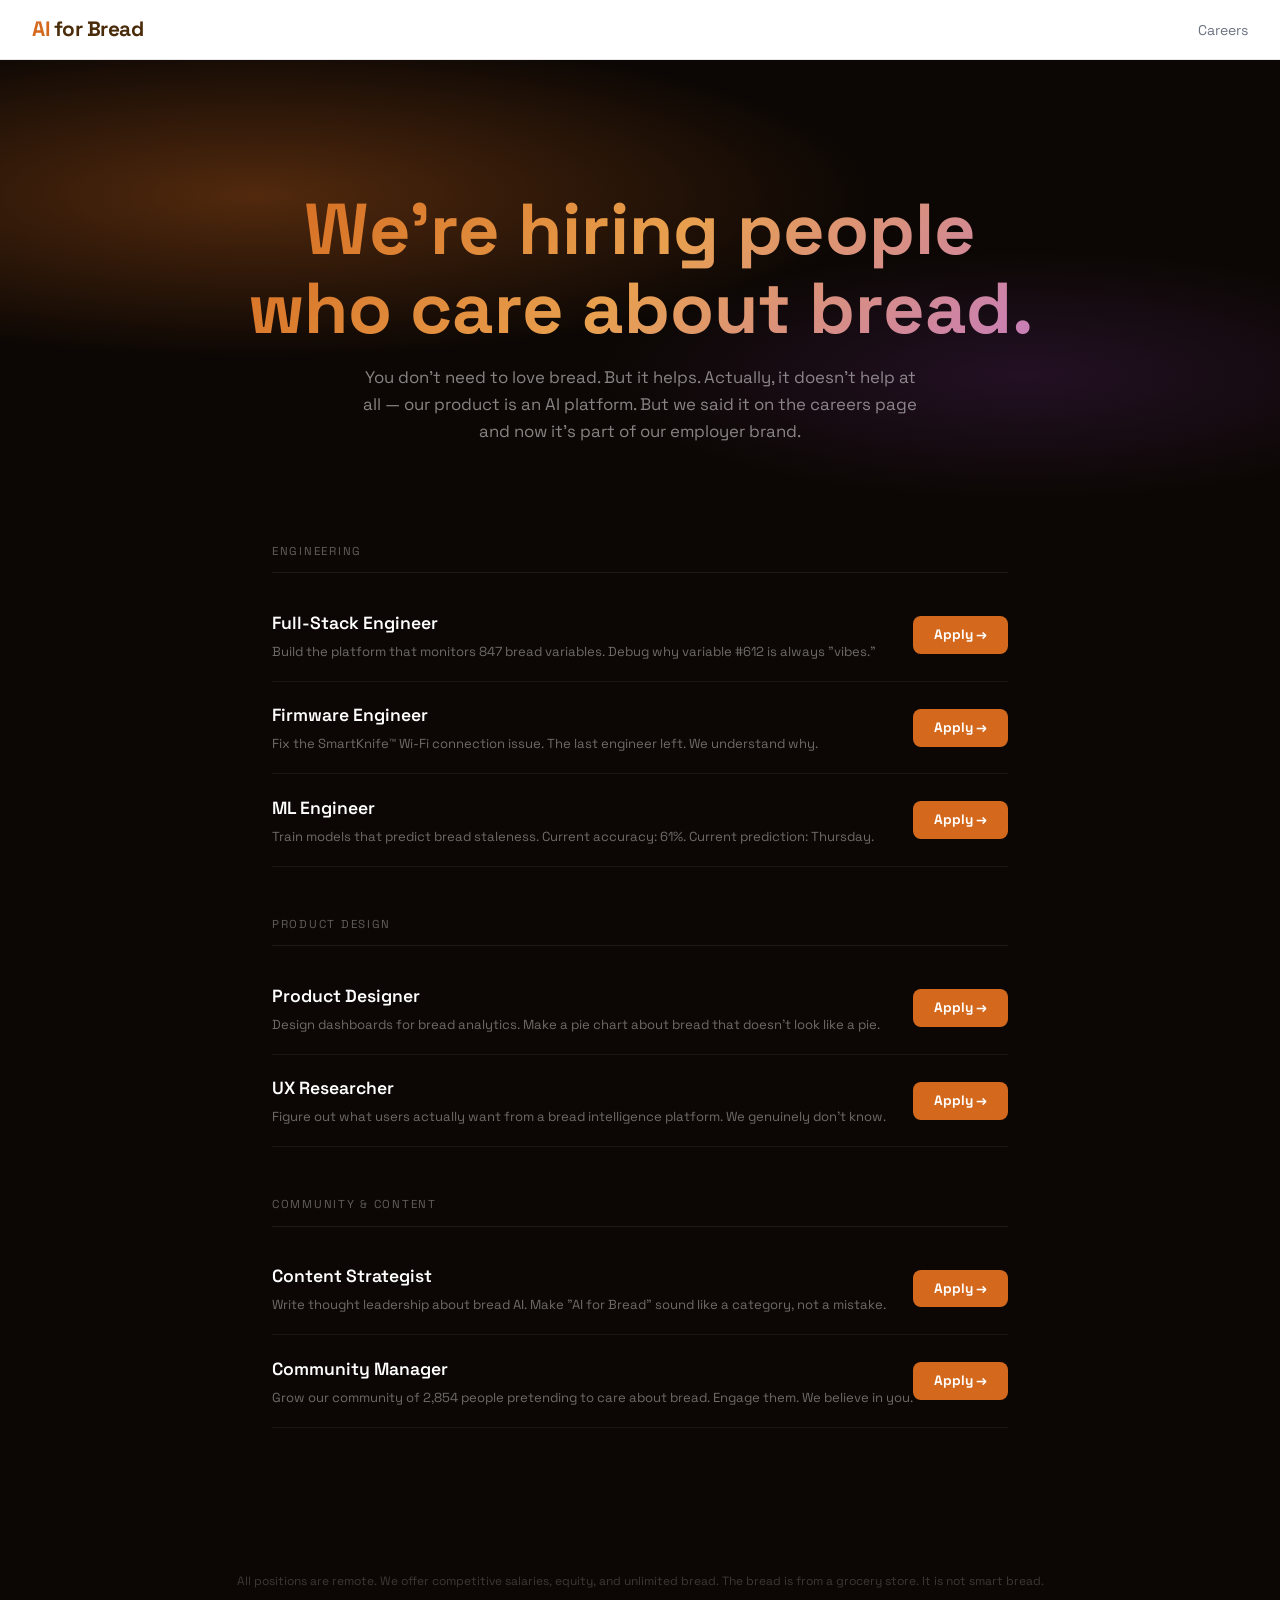
<file: careers.html>
<!DOCTYPE html>
<html lang="en">
<head>
  <meta charset="UTF-8">
  <meta name="viewport" content="width=device-width, initial-scale=1.0">
  <title>Careers — AI for Bread</title>
  <link rel="stylesheet" href="styles.css">
  <link rel="icon" href="data:image/svg+xml,<svg xmlns='http://www.w3.org/2000/svg' viewBox='0 0 100 100'><text y='.9em' font-size='90'>🍞</text></svg>">
  <link href="https://fonts.googleapis.com/css2?family=Space+Grotesk:wght@400;500;600;700;800&display=swap" rel="stylesheet">
  <style>
    body { font-family: 'Space Grotesk', sans-serif; background: #0c0704; color: #fff; margin: 0; }

    .careers-hero {
      min-height: 50vh;
      background:
        radial-gradient(ellipse 80% 60% at 20% 30%, rgba(212,105,30,0.35) 0%, transparent 60%),
        radial-gradient(ellipse 60% 50% at 80% 70%, rgba(139,60,180,0.18) 0%, transparent 55%),
        #0c0704;
      display: flex; flex-direction: column; align-items: center; justify-content: center;
      text-align: center; padding: 8rem 2rem 4rem;
    }
    .careers-hero h1 {
      font-size: clamp(2.5rem, 6vw, 4.5rem); font-weight: 800;
      background: linear-gradient(135deg, #D4691E, #e8a04e, #c77dba);
      -webkit-background-clip: text; -webkit-text-fill-color: transparent; background-clip: text;
      line-height: 1.1; margin-bottom: 1rem;
    }
    .careers-hero p { color: rgba(255,255,255,0.5); max-width: 560px; line-height: 1.6; font-size: 1.05rem; }

    .roles-section { max-width: 800px; margin: 0 auto; padding: 2rem 2rem 6rem; }
    .dept { margin-bottom: 3rem; }
    .dept-label {
      font-size: 0.72rem; text-transform: uppercase; letter-spacing: 0.15em;
      color: rgba(255,255,255,0.35); margin-bottom: 1rem; padding-bottom: 0.75rem;
      border-bottom: 1px solid rgba(255,255,255,0.08);
    }
    .role {
      display: flex; justify-content: space-between; align-items: center;
      padding: 1.2rem 0; border-bottom: 1px solid rgba(255,255,255,0.06);
    }
    .role-info h3 { font-size: 1.1rem; font-weight: 600; margin: 0 0 0.25rem; }
    .role-info p { font-size: 0.82rem; color: rgba(255,255,255,0.4); margin: 0; }
    .role-apply {
      background: #D4691E; color: #fff; text-decoration: none;
      padding: 0.5rem 1.3rem; border-radius: 8px; font-size: 0.85rem; font-weight: 700;
      white-space: nowrap; transition: opacity 0.2s;
    }
    .role-apply:hover { opacity: 0.8; }

    .fine-print { text-align: center; color: rgba(255,255,255,0.2); font-size: 0.75rem; padding-bottom: 3rem; }
  </style>
</head>
<body>

<nav class="dark" style="position: sticky; top: 0; z-index: 100; padding: 0 2rem; display: flex; align-items: center; justify-content: space-between; height: 60px;">
  <a href="index.html" class="nav-logo" style="font-family: 'Space Grotesk', sans-serif; font-size: 1.3rem; font-weight: 800; text-decoration: none;">AI <span>for Bread</span></a>
  <ul class="nav-links" style="list-style: none; display: flex; gap: 2rem; align-items: center; margin: 0; padding: 0;">
    <li><a href="product.html" style="font-family: 'Space Grotesk', sans-serif; font-size: 0.88rem; text-decoration: none; color: rgba(255,255,255,0.45);">Product</a></li>
    <li><a href="pricing.html" style="font-family: 'Space Grotesk', sans-serif; font-size: 0.88rem; text-decoration: none; color: rgba(255,255,255,0.45);">Pricing</a></li>
    <li><a href="about.html" style="font-family: 'Space Grotesk', sans-serif; font-size: 0.88rem; text-decoration: none; color: rgba(255,255,255,0.45);">About</a></li>
    <li><a href="careers.html" class="nav-cta-dark" style="font-family: 'Space Grotesk', sans-serif; font-size: 0.88rem; text-decoration: none;">Careers</a></li>
  </ul>
</nav>

<div class="careers-hero">
  <h1>We're hiring people<br>who care about bread.</h1>
  <p>You don't need to love bread. But it helps. Actually, it doesn't help at all — our product is an AI platform. But we said it on the careers page and now it's part of our employer brand.</p>
</div>

<div class="roles-section">
  <div class="dept">
    <div class="dept-label">Engineering</div>
    <div class="role">
      <div class="role-info">
        <h3>Full-Stack Engineer</h3>
        <p>Build the platform that monitors 847 bread variables. Debug why variable #612 is always "vibes."</p>
      </div>
      <a href="https://uwblueprint.org/build" class="role-apply">Apply →</a>
    </div>
    <div class="role">
      <div class="role-info">
        <h3>Firmware Engineer</h3>
        <p>Fix the SmartKnife™ Wi-Fi connection issue. The last engineer left. We understand why.</p>
      </div>
      <a href="https://uwblueprint.org/build" class="role-apply">Apply →</a>
    </div>
    <div class="role">
      <div class="role-info">
        <h3>ML Engineer</h3>
        <p>Train models that predict bread staleness. Current accuracy: 61%. Current prediction: Thursday.</p>
      </div>
      <a href="https://uwblueprint.org/build" class="role-apply">Apply →</a>
    </div>
  </div>

  <div class="dept">
    <div class="dept-label">Product Design</div>
    <div class="role">
      <div class="role-info">
        <h3>Product Designer</h3>
        <p>Design dashboards for bread analytics. Make a pie chart about bread that doesn't look like a pie.</p>
      </div>
      <a href="https://uwblueprint.org/build" class="role-apply">Apply →</a>
    </div>
    <div class="role">
      <div class="role-info">
        <h3>UX Researcher</h3>
        <p>Figure out what users actually want from a bread intelligence platform. We genuinely don't know.</p>
      </div>
      <a href="https://uwblueprint.org/build" class="role-apply">Apply →</a>
    </div>
  </div>

  <div class="dept">
    <div class="dept-label">Community & Content</div>
    <div class="role">
      <div class="role-info">
        <h3>Content Strategist</h3>
        <p>Write thought leadership about bread AI. Make "AI for Bread" sound like a category, not a mistake.</p>
      </div>
      <a href="https://uwblueprint.org/build" class="role-apply">Apply →</a>
    </div>
    <div class="role">
      <div class="role-info">
        <h3>Community Manager</h3>
        <p>Grow our community of 2,854 people pretending to care about bread. Engage them. We believe in you.</p>
      </div>
      <a href="https://uwblueprint.org/build" class="role-apply">Apply →</a>
    </div>
  </div>
</div>

<p class="fine-print">All positions are remote. We offer competitive salaries, equity, and unlimited bread. The bread is from a grocery store. It is not smart bread.</p>

</body>
</html>
</file>
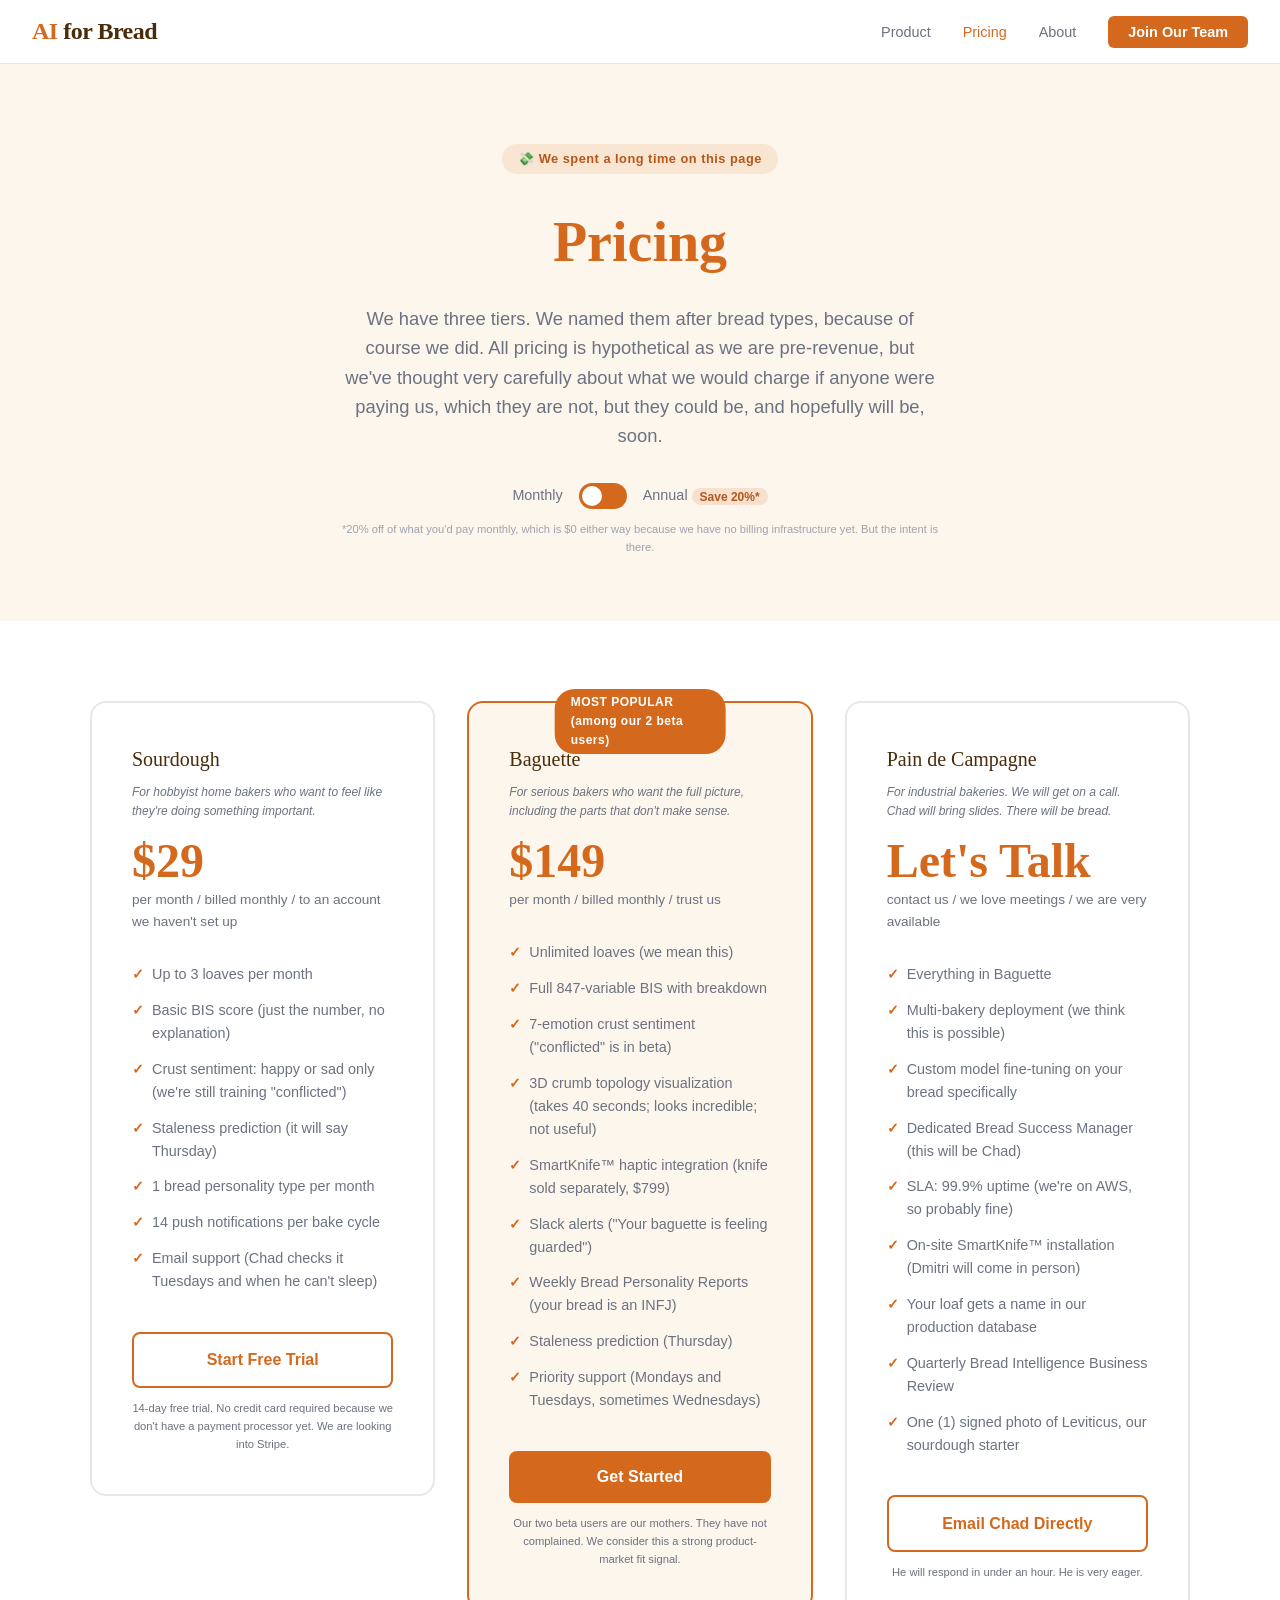
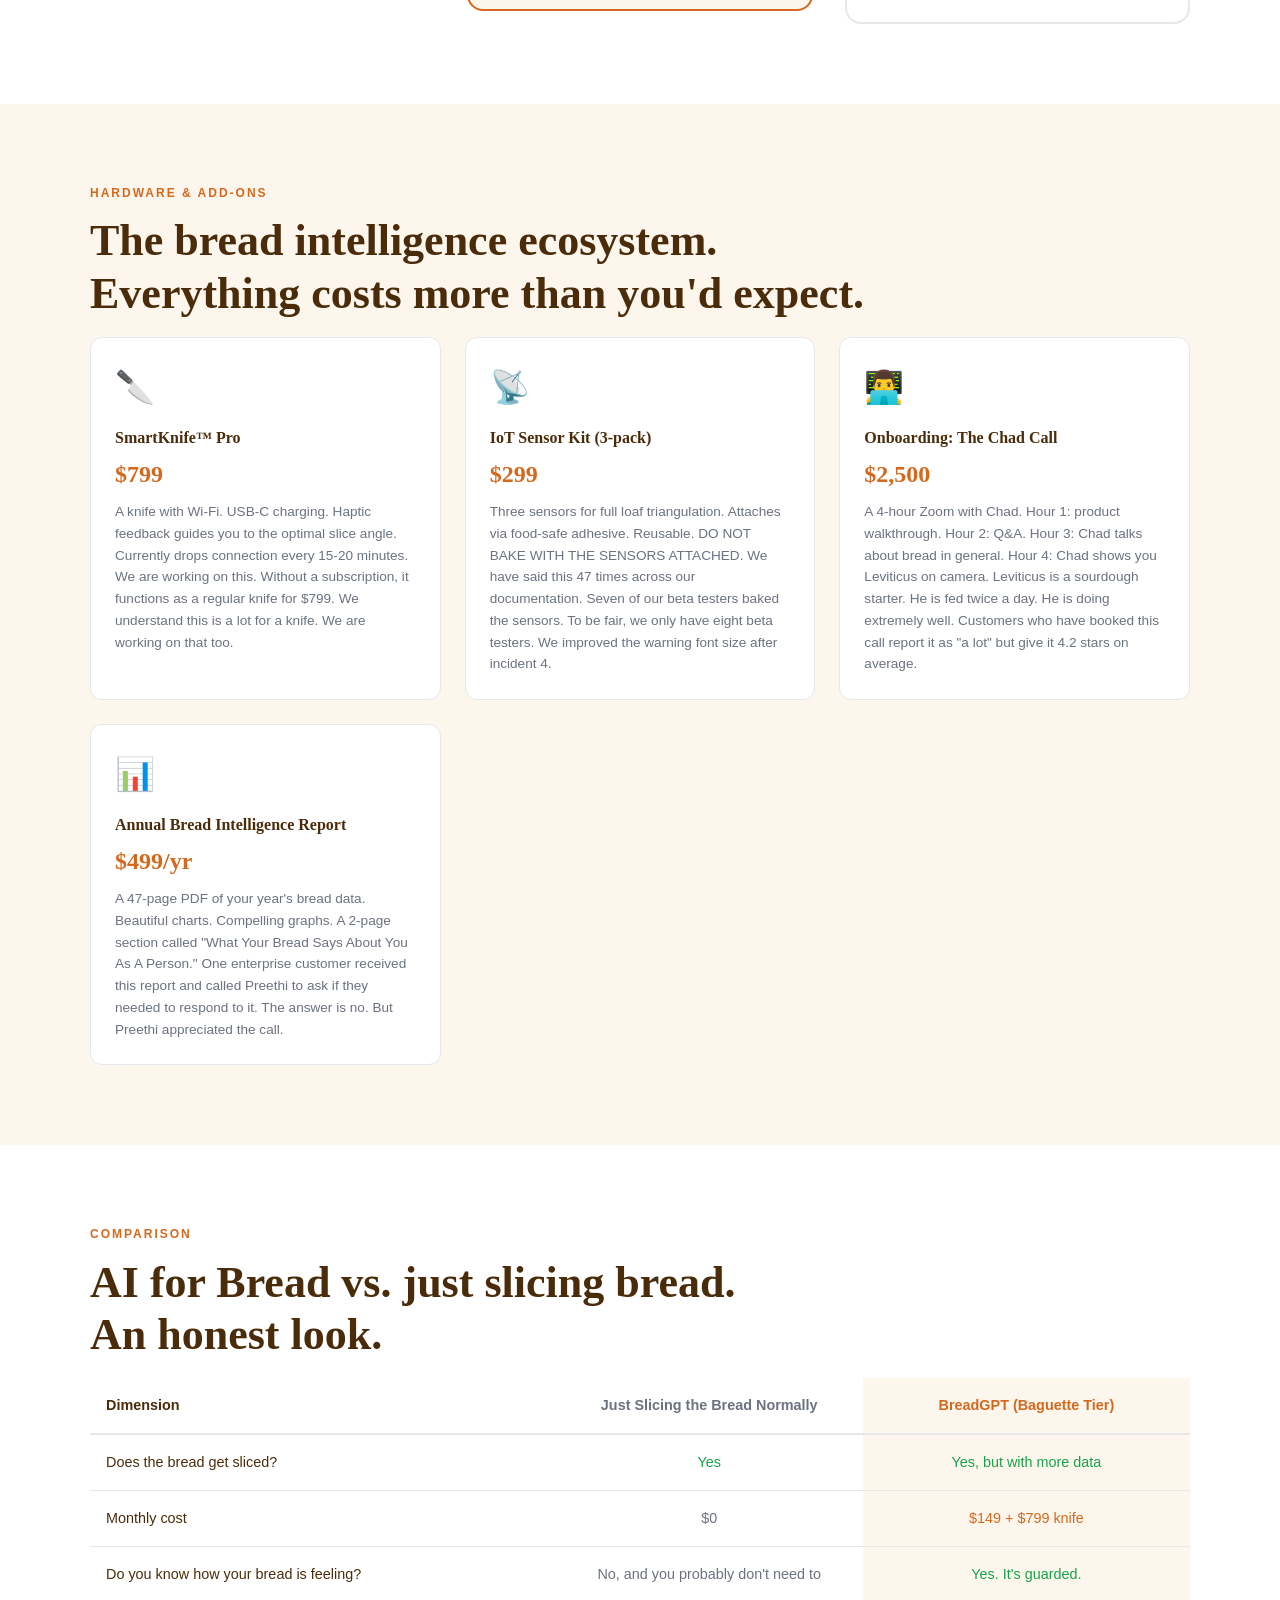
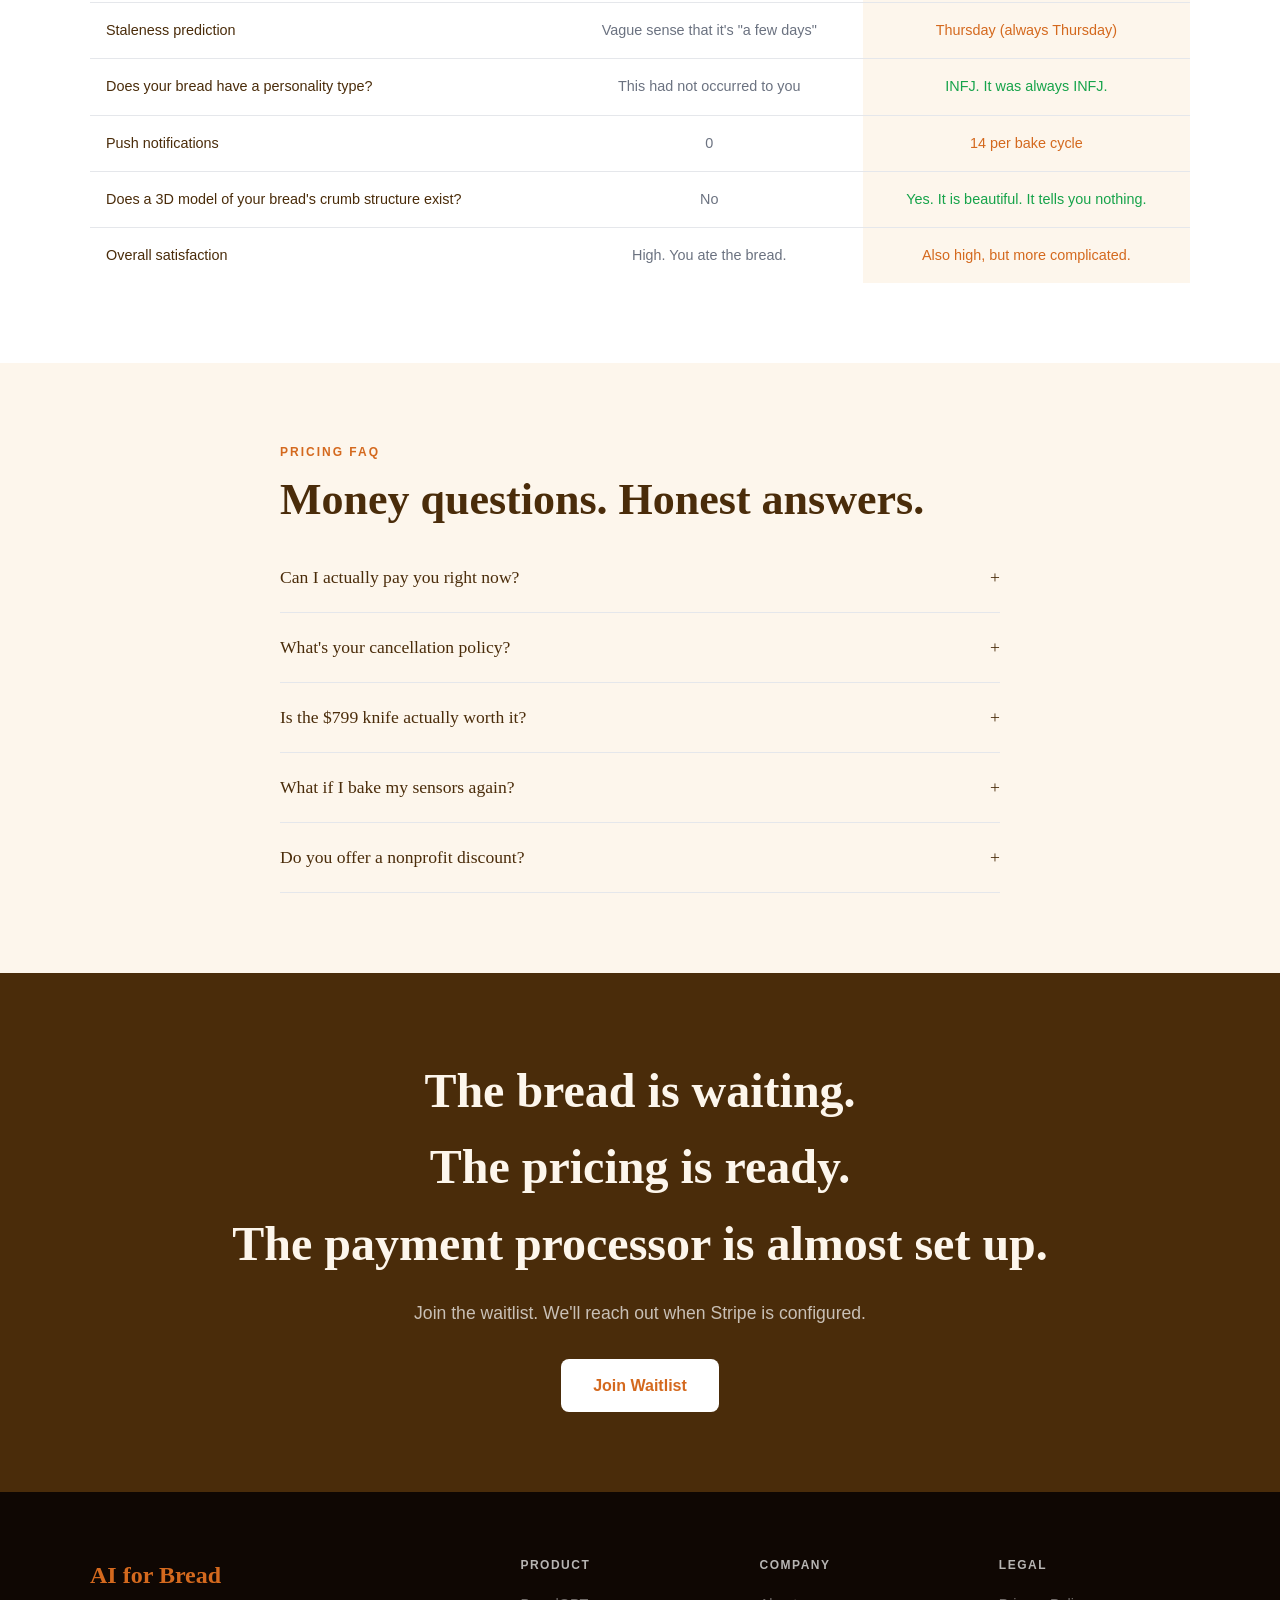
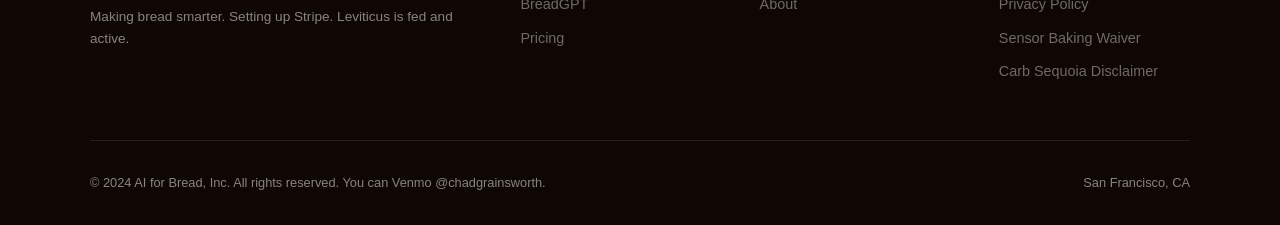
<file: pricing.html>
<!DOCTYPE html>
<html lang="en">
<head>
  <meta charset="UTF-8">
  <meta name="viewport" content="width=device-width, initial-scale=1.0">
  <title>Pricing — AI for Bread</title>
  <link rel="stylesheet" href="styles.css">
  <link rel="icon" href="data:image/svg+xml,<svg xmlns='http://www.w3.org/2000/svg' viewBox='0 0 100 100'><text y='.9em' font-size='90'>🍞</text></svg>">
</head>
<body>

<nav>
  <a href="index.html" class="nav-logo">AI <span>for Bread</span></a>
  <ul class="nav-links">
    <li><a href="product.html">Product</a></li>
    <li><a href="pricing.html" style="color: var(--orange);">Pricing</a></li>
    <li><a href="about.html">About</a></li>
    
    <li><a href="careers.html" class="nav-cta">Join Our Team</a></li>
  </ul>
</nav>

<div class="page-hero">
  <div class="hero-badge">💸 We spent a long time on this page</div>
  <h1>Pricing</h1>
  <p>We have three tiers. We named them after bread types, because of course we did. All pricing is hypothetical as we are pre-revenue, but we've thought very carefully about what we would charge if anyone were paying us, which they are not, but they could be, and hopefully will be, soon.</p>

  <div style="display: flex; gap: 1rem; justify-content: center; margin-top: 2rem; font-family: Arial; font-size: 0.9rem; color: var(--gray); align-items: center;">
    <span>Monthly</span>
    <div onclick="toggleBilling()" id="billing-toggle" style="width: 48px; height: 26px; background: var(--orange); border-radius: 13px; cursor: pointer; position: relative;">
      <div id="toggle-dot" style="width: 20px; height: 20px; background: white; border-radius: 50%; position: absolute; top: 3px; left: 3px; transition: left 0.2s;"></div>
    </div>
    <span>Annual <span style="background: rgba(212,105,30,0.15); color: var(--orange-dark); padding: 0.1rem 0.5rem; border-radius: 20px; font-size: 0.75rem; font-weight: bold;">Save 20%*</span></span>
  </div>
  <p style="font-family: Arial; font-size: 0.7rem; color: #9CA3AF; margin-top: 0.75rem;">*20% off of what you'd pay monthly, which is $0 either way because we have no billing infrastructure yet. But the intent is there.</p>
</div>

<!-- PRICING CARDS -->
<section style="background: var(--white);">
  <div class="container">
    <div class="pricing-grid">

      <!-- Starter -->
      <div class="pricing-card">
        <div class="pricing-name">Sourdough</div>
        <p style="font-family: Arial; font-size: 0.75rem; color: var(--gray); margin-bottom: 1rem; font-style: italic;">For hobbyist home bakers who want to feel like they're doing something important.</p>
        <div class="pricing-price" id="price-starter">$29</div>
        <div class="pricing-period">per month / billed monthly / to an account we haven't set up</div>
        <ul class="pricing-features">
          <li>Up to 3 loaves per month</li>
          <li>Basic BIS score (just the number, no explanation)</li>
          <li>Crust sentiment: happy or sad only (we're still training "conflicted")</li>
          <li>Staleness prediction (it will say Thursday)</li>
          <li>1 bread personality type per month</li>
          <li>14 push notifications per bake cycle</li>
          <li>Email support (Chad checks it Tuesdays and when he can't sleep)</li>
        </ul>
        <a href="index.html#waitlist" class="btn btn-outline" style="width: 100%; text-align: center; display: block;">Start Free Trial</a>
        <p style="font-family: Arial; font-size: 0.7rem; color: var(--gray); margin-top: 0.75rem; text-align: center;">14-day free trial. No credit card required because we don't have a payment processor yet. We are looking into Stripe.</p>
      </div>

      <!-- Pro -->
      <div class="pricing-card featured">
        <div class="pricing-badge">MOST POPULAR (among our 2 beta users)</div>
        <div class="pricing-name">Baguette</div>
        <p style="font-family: Arial; font-size: 0.75rem; color: var(--gray); margin-bottom: 1rem; font-style: italic;">For serious bakers who want the full picture, including the parts that don't make sense.</p>
        <div class="pricing-price" id="price-pro">$149</div>
        <div class="pricing-period">per month / billed monthly / trust us</div>
        <ul class="pricing-features">
          <li>Unlimited loaves (we mean this)</li>
          <li>Full 847-variable BIS with breakdown</li>
          <li>7-emotion crust sentiment ("conflicted" is in beta)</li>
          <li>3D crumb topology visualization (takes 40 seconds; looks incredible; not useful)</li>
          <li>SmartKnife™ haptic integration (knife sold separately, $799)</li>
          <li>Slack alerts ("Your baguette is feeling guarded")</li>
          <li>Weekly Bread Personality Reports (your bread is an INFJ)</li>
          <li>Staleness prediction (Thursday)</li>
          <li>Priority support (Mondays and Tuesdays, sometimes Wednesdays)</li>
        </ul>
        <a href="index.html#waitlist" class="btn btn-primary" style="width: 100%; text-align: center; display: block;">Get Started</a>
        <p style="font-family: Arial; font-size: 0.7rem; color: var(--gray); margin-top: 0.75rem; text-align: center;">Our two beta users are our mothers. They have not complained. We consider this a strong product-market fit signal.</p>
      </div>

      <!-- Enterprise -->
      <div class="pricing-card">
        <div class="pricing-name">Pain de Campagne</div>
        <p style="font-family: Arial; font-size: 0.75rem; color: var(--gray); margin-bottom: 1rem; font-style: italic;">For industrial bakeries. We will get on a call. Chad will bring slides. There will be bread.</p>
        <div class="pricing-price">Let's Talk</div>
        <div class="pricing-period">contact us / we love meetings / we are very available</div>
        <ul class="pricing-features">
          <li>Everything in Baguette</li>
          <li>Multi-bakery deployment (we think this is possible)</li>
          <li>Custom model fine-tuning on your bread specifically</li>
          <li>Dedicated Bread Success Manager (this will be Chad)</li>
          <li>SLA: 99.9% uptime (we're on AWS, so probably fine)</li>
          <li>On-site SmartKnife™ installation (Dmitri will come in person)</li>
          <li>Your loaf gets a name in our production database</li>
          <li>Quarterly Bread Intelligence Business Review</li>
          <li>One (1) signed photo of Leviticus, our sourdough starter</li>
        </ul>
        <a href="mailto:enterprise@bread-ai.online" class="btn btn-outline" style="width: 100%; text-align: center; display: block;">Email Chad Directly</a>
        <p style="font-family: Arial; font-size: 0.7rem; color: var(--gray); margin-top: 0.75rem; text-align: center;">He will respond in under an hour. He is very eager.</p>
      </div>

    </div>
  </div>
</section>

<!-- ADD-ONS -->
<section style="background: var(--cream);">
  <div class="container">
    <div class="section-label">Hardware & Add-ons</div>
    <h2 class="section-title">The bread intelligence ecosystem.<br>Everything costs more than you'd expect.</h2>

    <div style="display: grid; grid-template-columns: repeat(auto-fit, minmax(260px, 1fr)); gap: 1.5rem;">
      <div style="background: white; border-radius: 12px; padding: 1.5rem; border: 1px solid #E5E7EB;">
        <div style="font-size: 2rem; margin-bottom: 0.75rem;">🔪</div>
        <h4 style="margin-bottom: 0.25rem; color: var(--brown);">SmartKnife™ Pro</h4>
        <div style="font-size: 1.5rem; font-weight: bold; color: var(--orange); margin-bottom: 0.5rem;">$799</div>
        <p style="font-family: Arial; font-size: 0.85rem; color: var(--gray);">A knife with Wi-Fi. USB-C charging. Haptic feedback guides you to the optimal slice angle. Currently drops connection every 15-20 minutes. We are working on this. Without a subscription, it functions as a regular knife for $799. We understand this is a lot for a knife. We are working on that too.</p>
      </div>
      <div style="background: white; border-radius: 12px; padding: 1.5rem; border: 1px solid #E5E7EB;">
        <div style="font-size: 2rem; margin-bottom: 0.75rem;">📡</div>
        <h4 style="margin-bottom: 0.25rem; color: var(--brown);">IoT Sensor Kit (3-pack)</h4>
        <div style="font-size: 1.5rem; font-weight: bold; color: var(--orange); margin-bottom: 0.5rem;">$299</div>
        <p style="font-family: Arial; font-size: 0.85rem; color: var(--gray);">Three sensors for full loaf triangulation. Attaches via food-safe adhesive. Reusable. DO NOT BAKE WITH THE SENSORS ATTACHED. We have said this 47 times across our documentation. Seven of our beta testers baked the sensors. To be fair, we only have eight beta testers. We improved the warning font size after incident 4.</p>
      </div>
      <div style="background: white; border-radius: 12px; padding: 1.5rem; border: 1px solid #E5E7EB;">
        <div style="font-size: 2rem; margin-bottom: 0.75rem;">👨‍💻</div>
        <h4 style="margin-bottom: 0.25rem; color: var(--brown);">Onboarding: The Chad Call</h4>
        <div style="font-size: 1.5rem; font-weight: bold; color: var(--orange); margin-bottom: 0.5rem;">$2,500</div>
        <p style="font-family: Arial; font-size: 0.85rem; color: var(--gray);">A 4-hour Zoom with Chad. Hour 1: product walkthrough. Hour 2: Q&A. Hour 3: Chad talks about bread in general. Hour 4: Chad shows you Leviticus on camera. Leviticus is a sourdough starter. He is fed twice a day. He is doing extremely well. Customers who have booked this call report it as "a lot" but give it 4.2 stars on average.</p>
      </div>
      <div style="background: white; border-radius: 12px; padding: 1.5rem; border: 1px solid #E5E7EB;">
        <div style="font-size: 2rem; margin-bottom: 0.75rem;">📊</div>
        <h4 style="margin-bottom: 0.25rem; color: var(--brown);">Annual Bread Intelligence Report</h4>
        <div style="font-size: 1.5rem; font-weight: bold; color: var(--orange); margin-bottom: 0.5rem;">$499/yr</div>
        <p style="font-family: Arial; font-size: 0.85rem; color: var(--gray);">A 47-page PDF of your year's bread data. Beautiful charts. Compelling graphs. A 2-page section called "What Your Bread Says About You As A Person." One enterprise customer received this report and called Preethi to ask if they needed to respond to it. The answer is no. But Preethi appreciated the call.</p>
      </div>
    </div>
  </div>
</section>

<!-- COMPARISON TABLE -->
<section>
  <div class="container">
    <div class="section-label">Comparison</div>
    <h2 class="section-title">AI for Bread vs. just slicing bread.<br>An honest look.</h2>

    <div style="overflow-x: auto;">
      <table style="width: 100%; border-collapse: collapse; font-family: Arial; font-size: 0.9rem;">
        <thead>
          <tr style="border-bottom: 2px solid #E5E7EB;">
            <th style="text-align: left; padding: 1rem; color: var(--brown);">Dimension</th>
            <th style="padding: 1rem; color: var(--gray); text-align: center;">Just Slicing the Bread Normally</th>
            <th style="padding: 1rem; color: var(--orange); text-align: center; background: var(--cream);">BreadGPT (Baguette Tier)</th>
          </tr>
        </thead>
        <tbody>
          <tr style="border-bottom: 1px solid #E5E7EB;">
            <td style="padding: 1rem; color: var(--brown);">Does the bread get sliced?</td>
            <td style="padding: 1rem; text-align: center; color: #16A34A;">Yes</td>
            <td style="padding: 1rem; text-align: center; color: #16A34A; background: var(--cream);">Yes, but with more data</td>
          </tr>
          <tr style="border-bottom: 1px solid #E5E7EB;">
            <td style="padding: 1rem; color: var(--brown);">Monthly cost</td>
            <td style="padding: 1rem; text-align: center; color: var(--gray);">$0</td>
            <td style="padding: 1rem; text-align: center; color: var(--orange); background: var(--cream);">$149 + $799 knife</td>
          </tr>
          <tr style="border-bottom: 1px solid #E5E7EB;">
            <td style="padding: 1rem; color: var(--brown);">Do you know how your bread is feeling?</td>
            <td style="padding: 1rem; text-align: center; color: var(--gray);">No, and you probably don't need to</td>
            <td style="padding: 1rem; text-align: center; color: #16A34A; background: var(--cream);">Yes. It's guarded.</td>
          </tr>
          <tr style="border-bottom: 1px solid #E5E7EB;">
            <td style="padding: 1rem; color: var(--brown);">Staleness prediction</td>
            <td style="padding: 1rem; text-align: center; color: var(--gray);">Vague sense that it's "a few days"</td>
            <td style="padding: 1rem; text-align: center; background: var(--cream); color: var(--orange);">Thursday (always Thursday)</td>
          </tr>
          <tr style="border-bottom: 1px solid #E5E7EB;">
            <td style="padding: 1rem; color: var(--brown);">Does your bread have a personality type?</td>
            <td style="padding: 1rem; text-align: center; color: var(--gray);">This had not occurred to you</td>
            <td style="padding: 1rem; text-align: center; color: #16A34A; background: var(--cream);">INFJ. It was always INFJ.</td>
          </tr>
          <tr style="border-bottom: 1px solid #E5E7EB;">
            <td style="padding: 1rem; color: var(--brown);">Push notifications</td>
            <td style="padding: 1rem; text-align: center; color: var(--gray);">0</td>
            <td style="padding: 1rem; text-align: center; background: var(--cream); color: var(--orange);">14 per bake cycle</td>
          </tr>
          <tr style="border-bottom: 1px solid #E5E7EB;">
            <td style="padding: 1rem; color: var(--brown);">Does a 3D model of your bread's crumb structure exist?</td>
            <td style="padding: 1rem; text-align: center; color: var(--gray);">No</td>
            <td style="padding: 1rem; text-align: center; color: #16A34A; background: var(--cream);">Yes. It is beautiful. It tells you nothing.</td>
          </tr>
          <tr>
            <td style="padding: 1rem; color: var(--brown);">Overall satisfaction</td>
            <td style="padding: 1rem; text-align: center; color: var(--gray);">High. You ate the bread.</td>
            <td style="padding: 1rem; text-align: center; background: var(--cream); color: var(--orange);">Also high, but more complicated.</td>
          </tr>
        </tbody>
      </table>
    </div>
  </div>
</section>

<!-- FAQ -->
<section style="background: var(--cream);">
  <div class="container" style="max-width: 720px;">
    <div class="section-label">Pricing FAQ</div>
    <h2 class="section-title">Money questions. Honest answers.</h2>

    <div class="faq-item">
      <button class="faq-question" onclick="toggleFaq(this)">
        Can I actually pay you right now?
        <span>+</span>
      </button>
      <div class="faq-answer">
        Not technically. We are in the process of setting up Stripe. Preethi has a tab open for it. In the meantime, if you want to pay us, you can Venmo @chadgrainsworth with the note "BreadGPT Baguette Tier." We will honor that. Chad will send a handwritten receipt.
      </div>
    </div>
    <div class="faq-item">
      <button class="faq-question" onclick="toggleFaq(this)">
        What's your cancellation policy?
        <span>+</span>
      </button>
      <div class="faq-answer">
        Cancel anytime. We will send a farewell email that includes a message from your last analyzed loaf, written in first person by BreadGPT. It will say something like: "I knew this day would come. I'm not angry. Just disappointed. I was only a 6.9." Several users have re-subscribed due to guilt. We have not changed this. We are considering making it more intense.
      </div>
    </div>
    <div class="faq-item">
      <button class="faq-question" onclick="toggleFaq(this)">
        Is the $799 knife actually worth it?
        <span>+</span>
      </button>
      <div class="faq-answer">
        Without the haptic guidance, it is a $799 knife. Knives typically cost between $20 and $200. You are paying a premium for the Wi-Fi, the accelerometer, the USB-C port, and the fact that we had to hire a firmware engineer for 6 months. That engineer is now leaving to join a better-funded startup. We are hiring a new one. See our Careers page.
      </div>
    </div>
    <div class="faq-item">
      <button class="faq-question" onclick="toggleFaq(this)">
        What if I bake my sensors again?
        <span>+</span>
      </button>
      <div class="faq-answer">
        We will send you a replacement at cost ($47/sensor). Please do not bake the sensors. The warning is in the box, on the sensor itself (in orange text), in the onboarding email, in a pop-up in the app before every bake session, and now in this FAQ. If you have baked sensors, it is okay. You are not the first. You are among seven. Welcome.
      </div>
    </div>
    <div class="faq-item">
      <button class="faq-question" onclick="toggleFaq(this)">
        Do you offer a nonprofit discount?
        <span>+</span>
      </button>
      <div class="faq-answer">
        Yes. 30% off for nonprofits. We have no nonprofit customers. If you are a nonprofit that is working with bread in some capacity — food banks, community kitchens, artisan bread education — please email us. We will give you the discount and also be extremely moved that you reached out. We will tell people about you at all-hands.
      </div>
    </div>
  </div>
</section>

<div class="cta-band">
  <div class="container">
    <h2>The bread is waiting.<br>The pricing is ready.<br>The payment processor is almost set up.</h2>
    <p>Join the waitlist. We'll reach out when Stripe is configured.</p>
    <a href="index.html#waitlist" class="btn btn-white">Join Waitlist</a>
  </div>
</div>

<footer>
  <div class="footer-grid">
    <div>
      <div class="footer-brand">AI for Bread</div>
      <p class="footer-tagline">Making bread smarter. Setting up Stripe. Leviticus is fed and active.</p>
    </div>
    <div class="footer-col">
      <h4>Product</h4>
      <ul>
        <li><a href="product.html">BreadGPT</a></li>
        <li><a href="pricing.html">Pricing</a></li>
      </ul>
    </div>
    <div class="footer-col">
      <h4>Company</h4>
      <ul>
        <li><a href="about.html">About</a></li>
        
      </ul>
    </div>
    <div class="footer-col">
      <h4>Legal</h4>
      <ul>
        <li><a href="#">Privacy Policy</a></li>
        <li><a href="#">Sensor Baking Waiver</a></li>
        <li><a href="#">Carb Sequoia Disclaimer</a></li>
      </ul>
    </div>
  </div>
  <div class="footer-bottom">
    <span>© 2024 AI for Bread, Inc. All rights reserved. You can Venmo @chadgrainsworth.</span>
    <span>San Francisco, CA</span>
  </div>
</footer>

<script>
let isAnnual = false;
function toggleBilling() {
  isAnnual = !isAnnual;
  const dot = document.getElementById('toggle-dot');
  dot.style.left = isAnnual ? '25px' : '3px';
  document.getElementById('price-starter').textContent = isAnnual ? '$23' : '$29';
  document.getElementById('price-pro').textContent = isAnnual ? '$119' : '$149';
}
function toggleFaq(btn) {
  const answer = btn.nextElementSibling;
  const icon = btn.querySelector('span');
  answer.classList.toggle('open');
  icon.textContent = answer.classList.contains('open') ? '−' : '+';
}
</script>

</body>
</html>
</file>
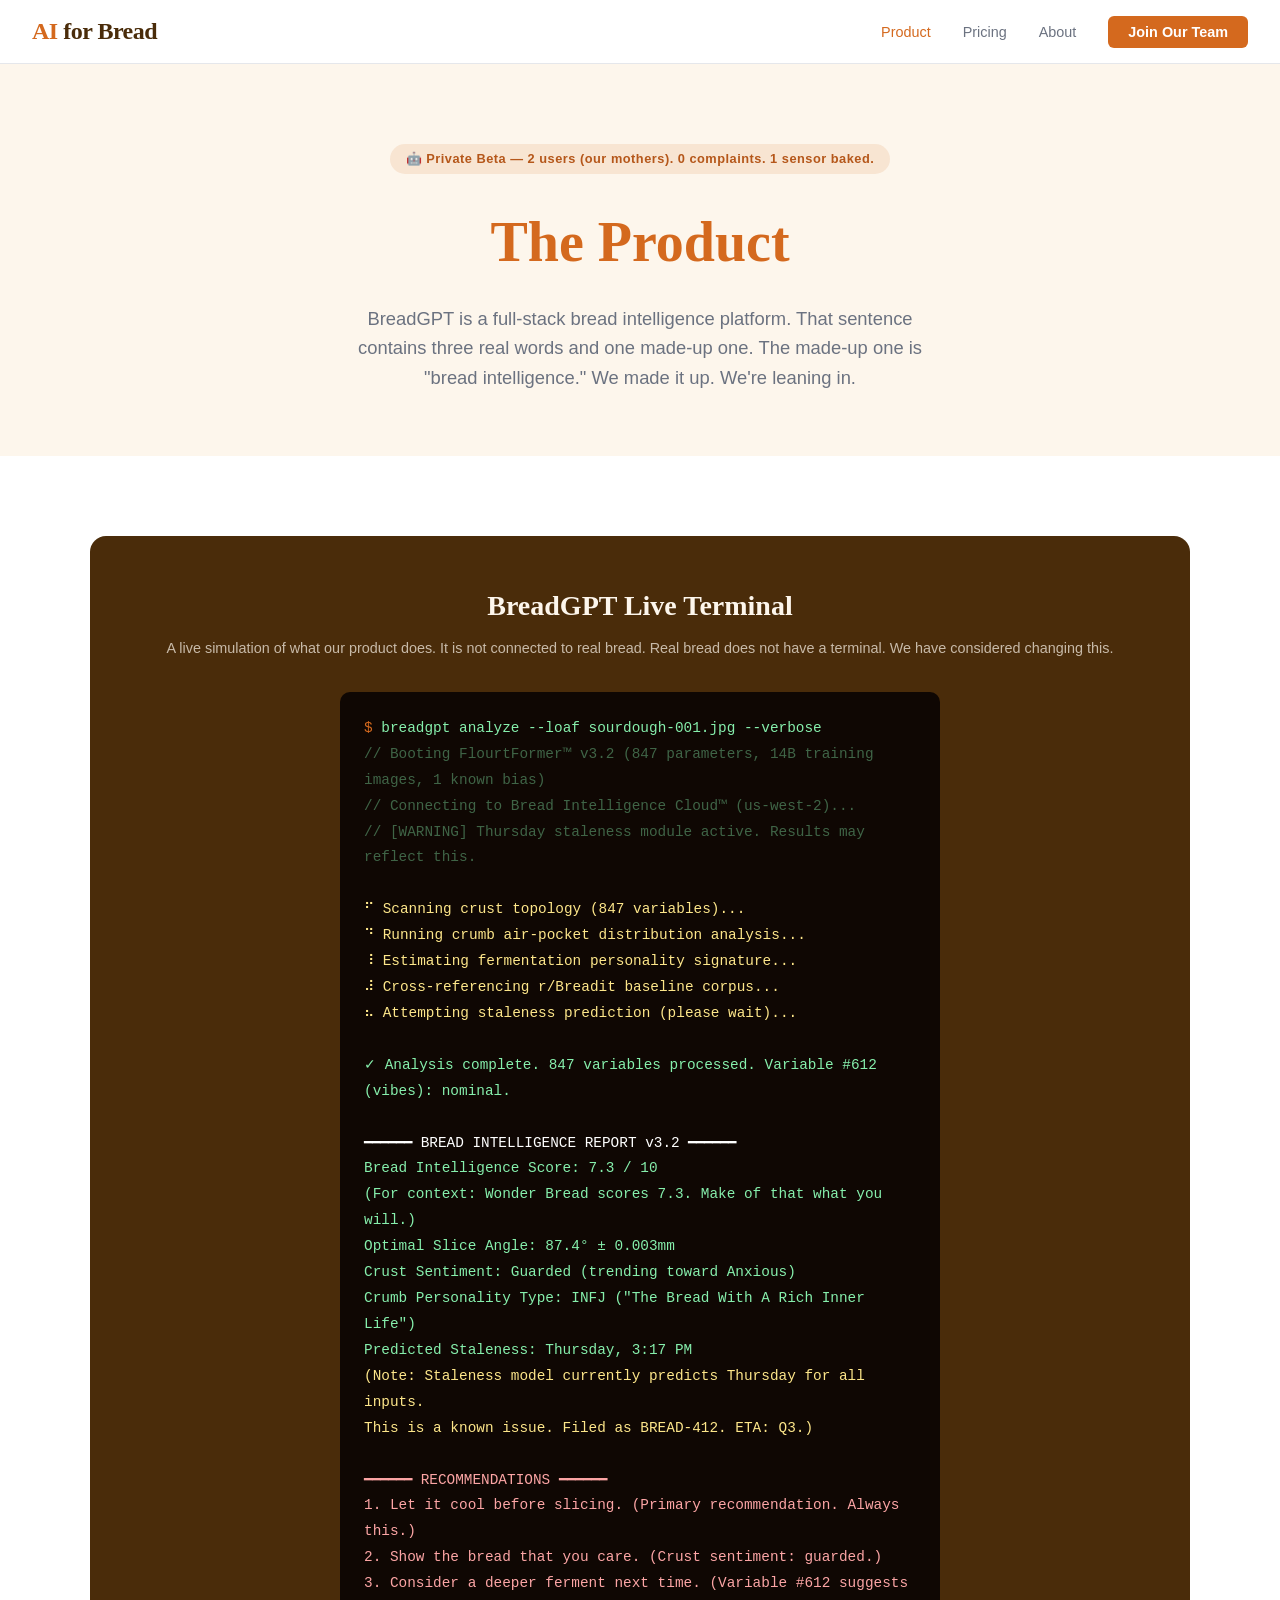
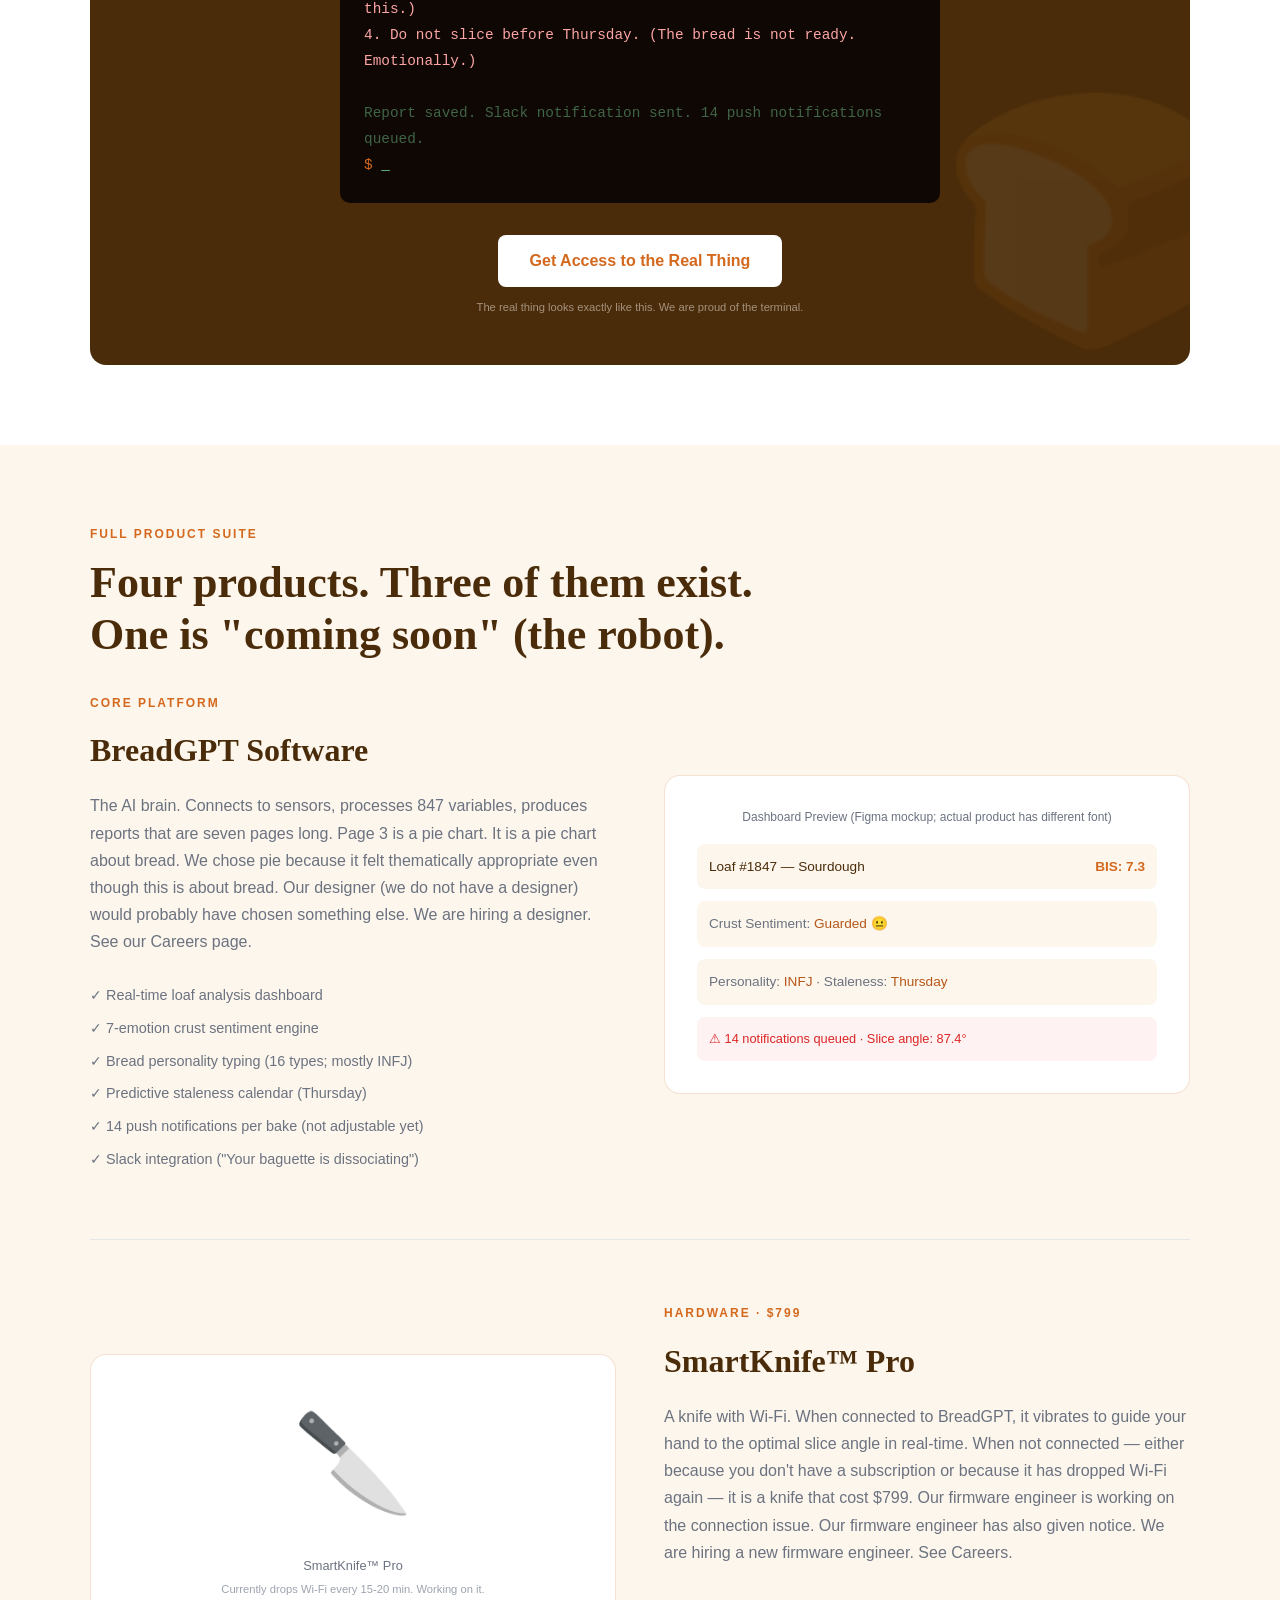
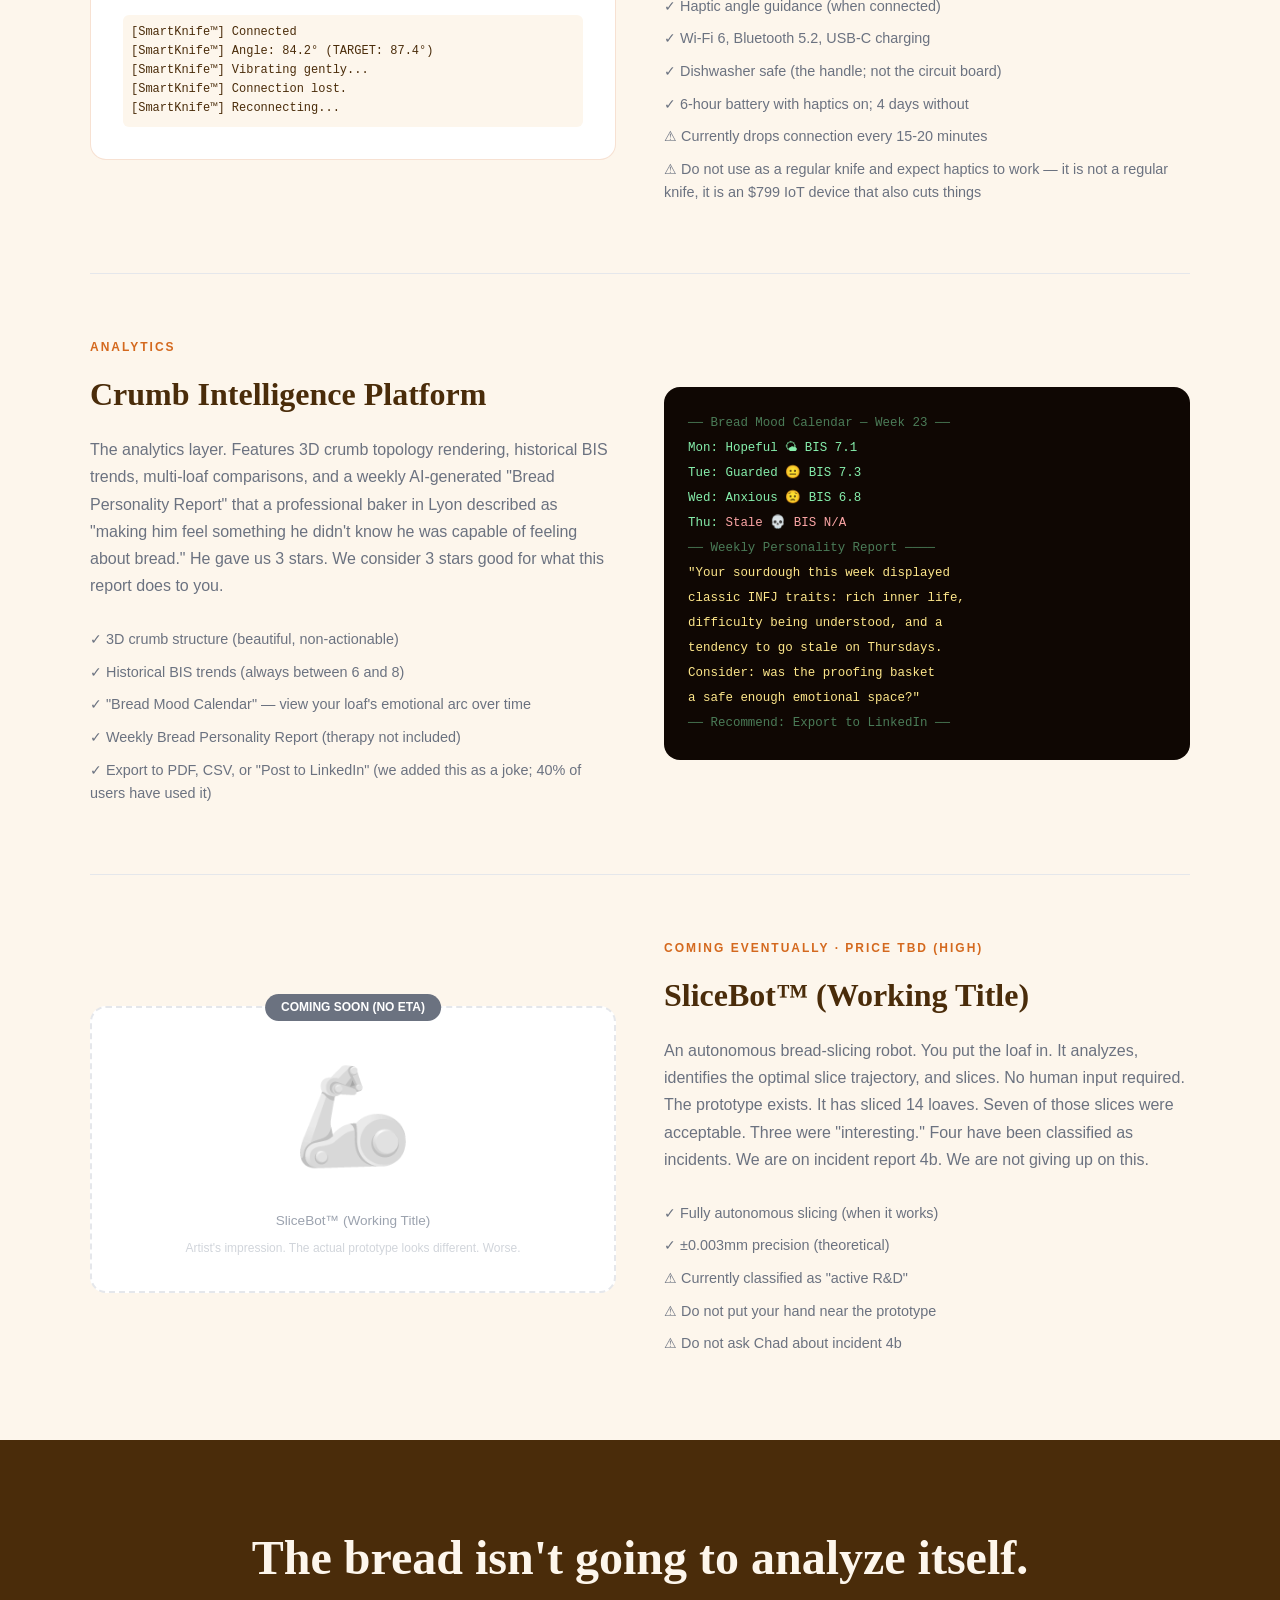
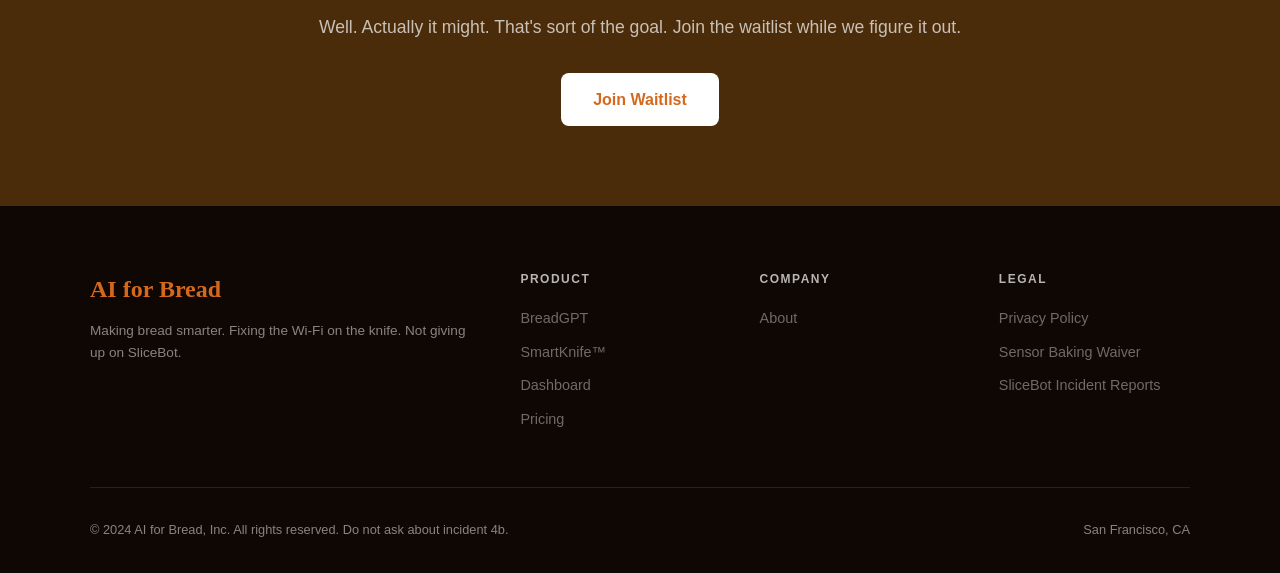
<file: product.html>
<!DOCTYPE html>
<html lang="en">
<head>
  <meta charset="UTF-8">
  <meta name="viewport" content="width=device-width, initial-scale=1.0">
  <title>Product — AI for Bread</title>
  <link rel="stylesheet" href="styles.css">
  <link rel="icon" href="data:image/svg+xml,<svg xmlns='http://www.w3.org/2000/svg' viewBox='0 0 100 100'><text y='.9em' font-size='90'>🍞</text></svg>">
</head>
<body>

<nav>
  <a href="index.html" class="nav-logo">AI <span>for Bread</span></a>
  <ul class="nav-links">
    <li><a href="product.html" style="color: var(--orange);">Product</a></li>
    <li><a href="pricing.html">Pricing</a></li>
    <li><a href="about.html">About</a></li>
    
    <li><a href="careers.html" class="nav-cta">Join Our Team</a></li>
  </ul>
</nav>

<div class="page-hero">
  <div class="hero-badge">🤖 Private Beta — 2 users (our mothers). 0 complaints. 1 sensor baked.</div>
  <h1>The Product</h1>
  <p>BreadGPT is a full-stack bread intelligence platform. That sentence contains three real words and one made-up one. The made-up one is "bread intelligence." We made it up. We're leaning in.</p>
</div>

<!-- DEMO SECTION -->
<section style="background: var(--white);">
  <div class="container">
    <div class="demo-box">
      <h2 style="font-size: 1.75rem; margin-bottom: 0.5rem; color: var(--cream);">BreadGPT Live Terminal</h2>
      <p style="font-family: Arial; font-size: 0.9rem; opacity: 0.7; margin-bottom: 1rem;">A live simulation of what our product does. It is not connected to real bread. Real bread does not have a terminal. We have considered changing this.</p>
      <div class="demo-terminal">
        <span class="prompt">$ </span>breadgpt analyze --loaf sourdough-001.jpg --verbose<br>
        <span class="comment">// Booting FlourtFormer™ v3.2 (847 parameters, 14B training images, 1 known bias)</span><br>
        <span class="comment">// Connecting to Bread Intelligence Cloud™ (us-west-2)...</span><br>
        <span class="comment">// [WARNING] Thursday staleness module active. Results may reflect this.</span><br><br>
        <span style="color: #FDE68A;">⠋ Scanning crust topology (847 variables)...</span><br>
        <span style="color: #FDE68A;">⠙ Running crumb air-pocket distribution analysis...</span><br>
        <span style="color: #FDE68A;">⠸ Estimating fermentation personality signature...</span><br>
        <span style="color: #FDE68A;">⠼ Cross-referencing r/Breadit baseline corpus...</span><br>
        <span style="color: #FDE68A;">⠦ Attempting staleness prediction (please wait)...</span><br><br>
        <span style="color: #86EFAC;">✓ Analysis complete. 847 variables processed. Variable #612 (vibes): nominal.</span><br><br>
        <span style="color: white;">━━━━━━ BREAD INTELLIGENCE REPORT v3.2 ━━━━━━</span><br>
        <span style="color: #86EFAC;">Bread Intelligence Score:  7.3 / 10</span><br>
        <span style="color: #86EFAC;">  (For context: Wonder Bread scores 7.3. Make of that what you will.)</span><br>
        <span style="color: #86EFAC;">Optimal Slice Angle:       87.4° ± 0.003mm</span><br>
        <span style="color: #86EFAC;">Crust Sentiment:           Guarded (trending toward Anxious)</span><br>
        <span style="color: #86EFAC;">Crumb Personality Type:    INFJ ("The Bread With A Rich Inner Life")</span><br>
        <span style="color: #86EFAC;">Predicted Staleness:       Thursday, 3:17 PM</span><br>
        <span style="color: #FDE68A;">  (Note: Staleness model currently predicts Thursday for all inputs.</span><br>
        <span style="color: #FDE68A;">         This is a known issue. Filed as BREAD-412. ETA: Q3.)</span><br><br>
        <span style="color: #FCA5A5;">━━━━━━ RECOMMENDATIONS ━━━━━━</span><br>
        <span style="color: #FCA5A5;">1. Let it cool before slicing. (Primary recommendation. Always this.)</span><br>
        <span style="color: #FCA5A5;">2. Show the bread that you care. (Crust sentiment: guarded.)</span><br>
        <span style="color: #FCA5A5;">3. Consider a deeper ferment next time. (Variable #612 suggests this.)</span><br>
        <span style="color: #FCA5A5;">4. Do not slice before Thursday. (The bread is not ready. Emotionally.)</span><br><br>
        <span style="color: rgba(134,239,172,0.4);">Report saved. Slack notification sent. 14 push notifications queued.</span><br>
        <span class="prompt">$ </span><span style="animation: blink 1s infinite; display: inline-block;">_</span>
      </div>
      <a href="index.html#waitlist" class="btn btn-white">Get Access to the Real Thing</a>
      <p style="font-family: Arial; font-size: 0.7rem; opacity: 0.5; margin-top: 0.75rem;">The real thing looks exactly like this. We are proud of the terminal.</p>
    </div>
  </div>
</section>

<!-- PRODUCT LINEUP -->
<section style="background: var(--cream);">
  <div class="container">
    <div class="section-label">Full Product Suite</div>
    <h2 class="section-title">Four products. Three of them exist.<br>One is "coming soon" (the robot).</h2>

    <div style="display: grid; gap: 4rem; margin-top: 2rem;">

      <!-- BreadGPT Software -->
      <div style="display: grid; grid-template-columns: 1fr 1fr; gap: 3rem; align-items: center;" class="product-row">
        <div>
          <div class="section-label">Core Platform</div>
          <h3 style="font-size: 2rem; color: var(--brown); margin-bottom: 1rem;">BreadGPT Software</h3>
          <p style="font-family: Arial; color: var(--gray); margin-bottom: 1.5rem; line-height: 1.7;">The AI brain. Connects to sensors, processes 847 variables, produces reports that are seven pages long. Page 3 is a pie chart. It is a pie chart about bread. We chose pie because it felt thematically appropriate even though this is about bread. Our designer (we do not have a designer) would probably have chosen something else. We are hiring a designer. See our Careers page.</p>
          <ul style="list-style: none; font-family: Arial; font-size: 0.9rem; color: var(--gray);">
            <li style="padding: 0.3rem 0;">✓ Real-time loaf analysis dashboard</li>
            <li style="padding: 0.3rem 0;">✓ 7-emotion crust sentiment engine</li>
            <li style="padding: 0.3rem 0;">✓ Bread personality typing (16 types; mostly INFJ)</li>
            <li style="padding: 0.3rem 0;">✓ Predictive staleness calendar (Thursday)</li>
            <li style="padding: 0.3rem 0;">✓ 14 push notifications per bake (not adjustable yet)</li>
            <li style="padding: 0.3rem 0;">✓ Slack integration ("Your baguette is dissociating")</li>
          </ul>
        </div>
        <div style="background: white; border-radius: 16px; padding: 2rem; border: 1px solid rgba(212,105,30,0.2);">
          <div style="font-family: Arial; font-size: 0.75rem; color: var(--gray); margin-bottom: 1rem; text-align: center;">Dashboard Preview (Figma mockup; actual product has different font)</div>
          <div style="display: flex; flex-direction: column; gap: 0.75rem;">
            <div style="background: var(--cream); border-radius: 8px; padding: 0.75rem; display: flex; justify-content: space-between; font-family: Arial; font-size: 0.85rem;">
              <span style="color: var(--brown);">Loaf #1847 — Sourdough</span>
              <span style="color: var(--orange); font-weight: bold;">BIS: 7.3</span>
            </div>
            <div style="background: var(--cream); border-radius: 8px; padding: 0.75rem; font-family: Arial; font-size: 0.85rem; color: var(--gray);">
              Crust Sentiment: <span style="color: var(--orange-dark);">Guarded</span> 😐
            </div>
            <div style="background: var(--cream); border-radius: 8px; padding: 0.75rem; font-family: Arial; font-size: 0.85rem; color: var(--gray);">
              Personality: <span style="color: var(--orange-dark);">INFJ</span> · Staleness: <span style="color: var(--orange-dark);">Thursday</span>
            </div>
            <div style="background: #FEF2F2; border-radius: 8px; padding: 0.75rem; font-family: Arial; font-size: 0.8rem; color: #DC2626;">
              ⚠ 14 notifications queued · Slice angle: 87.4°
            </div>
          </div>
        </div>
      </div>

      <hr style="border: none; border-top: 1px solid #E5E7EB;">

      <!-- SmartKnife -->
      <div id="smartknife" style="display: grid; grid-template-columns: 1fr 1fr; gap: 3rem; align-items: center;" class="product-row">
        <div style="text-align: center; background: white; border-radius: 16px; padding: 2rem; border: 1px solid rgba(212,105,30,0.2);">
          <div style="font-size: 6rem; margin-bottom: 1rem;">🔪</div>
          <div style="font-family: Arial; font-size: 0.8rem; color: var(--gray);">SmartKnife™ Pro</div>
          <div style="font-family: Arial; font-size: 0.7rem; color: #9CA3AF; margin-top: 0.25rem;">Currently drops Wi-Fi every 15-20 min. Working on it.</div>
          <div style="margin-top: 1rem; font-family: 'Courier New', monospace; font-size: 0.75rem; background: var(--cream); border-radius: 6px; padding: 0.5rem; text-align: left; color: var(--brown);">
            [SmartKnife™] Connected<br>
            [SmartKnife™] Angle: 84.2° (TARGET: 87.4°)<br>
            [SmartKnife™] Vibrating gently...<br>
            [SmartKnife™] Connection lost.<br>
            [SmartKnife™] Reconnecting...
          </div>
        </div>
        <div>
          <div class="section-label">Hardware · $799</div>
          <h3 style="font-size: 2rem; color: var(--brown); margin-bottom: 1rem;">SmartKnife™ Pro</h3>
          <p style="font-family: Arial; color: var(--gray); margin-bottom: 1.5rem; line-height: 1.7;">A knife with Wi-Fi. When connected to BreadGPT, it vibrates to guide your hand to the optimal slice angle in real-time. When not connected — either because you don't have a subscription or because it has dropped Wi-Fi again — it is a knife that cost $799. Our firmware engineer is working on the connection issue. Our firmware engineer has also given notice. We are hiring a new firmware engineer. See Careers.</p>
          <ul style="list-style: none; font-family: Arial; font-size: 0.9rem; color: var(--gray);">
            <li style="padding: 0.3rem 0;">✓ Haptic angle guidance (when connected)</li>
            <li style="padding: 0.3rem 0;">✓ Wi-Fi 6, Bluetooth 5.2, USB-C charging</li>
            <li style="padding: 0.3rem 0;">✓ Dishwasher safe (the handle; not the circuit board)</li>
            <li style="padding: 0.3rem 0;">✓ 6-hour battery with haptics on; 4 days without</li>
            <li style="padding: 0.3rem 0;">⚠ Currently drops connection every 15-20 minutes</li>
            <li style="padding: 0.3rem 0;">⚠ Do not use as a regular knife and expect haptics to work — it is not a regular knife, it is an $799 IoT device that also cuts things</li>
          </ul>
        </div>
      </div>

      <hr style="border: none; border-top: 1px solid #E5E7EB;">

      <!-- Dashboard -->
      <div id="dashboard" style="display: grid; grid-template-columns: 1fr 1fr; gap: 3rem; align-items: center;" class="product-row">
        <div>
          <div class="section-label">Analytics</div>
          <h3 style="font-size: 2rem; color: var(--brown); margin-bottom: 1rem;">Crumb Intelligence Platform</h3>
          <p style="font-family: Arial; color: var(--gray); margin-bottom: 1.5rem; line-height: 1.7;">The analytics layer. Features 3D crumb topology rendering, historical BIS trends, multi-loaf comparisons, and a weekly AI-generated "Bread Personality Report" that a professional baker in Lyon described as "making him feel something he didn't know he was capable of feeling about bread." He gave us 3 stars. We consider 3 stars good for what this report does to you.</p>
          <ul style="list-style: none; font-family: Arial; font-size: 0.9rem; color: var(--gray);">
            <li style="padding: 0.3rem 0;">✓ 3D crumb structure (beautiful, non-actionable)</li>
            <li style="padding: 0.3rem 0;">✓ Historical BIS trends (always between 6 and 8)</li>
            <li style="padding: 0.3rem 0;">✓ "Bread Mood Calendar" — view your loaf's emotional arc over time</li>
            <li style="padding: 0.3rem 0;">✓ Weekly Bread Personality Report (therapy not included)</li>
            <li style="padding: 0.3rem 0;">✓ Export to PDF, CSV, or "Post to LinkedIn" (we added this as a joke; 40% of users have used it)</li>
          </ul>
        </div>
        <div style="background: #0F0703; border-radius: 16px; padding: 1.5rem; font-family: 'Courier New', monospace; font-size: 0.78rem; color: #86EFAC; line-height: 2;">
          <div style="color: rgba(134,239,172,0.5);">── Bread Mood Calendar — Week 23 ──</div>
          <div>Mon: Hopeful      🌤  BIS 7.1</div>
          <div>Tue: Guarded      😐  BIS 7.3</div>
          <div>Wed: Anxious      😟  BIS 6.8</div>
          <div>Thu: <span style="color: #FCA5A5;">Stale        💀  BIS N/A</span></div>
          <div style="color: rgba(134,239,172,0.5);">── Weekly Personality Report ────</div>
          <div style="color: #FDE68A;">"Your sourdough this week displayed</div>
          <div style="color: #FDE68A;"> classic INFJ traits: rich inner life,</div>
          <div style="color: #FDE68A;"> difficulty being understood, and a</div>
          <div style="color: #FDE68A;"> tendency to go stale on Thursdays.</div>
          <div style="color: #FDE68A;"> Consider: was the proofing basket</div>
          <div style="color: #FDE68A;"> a safe enough emotional space?"</div>
          <div style="color: rgba(134,239,172,0.5);">── Recommend: Export to LinkedIn ──</div>
        </div>
      </div>

      <hr style="border: none; border-top: 1px solid #E5E7EB;">

      <!-- SliceBot -->
      <div style="display: grid; grid-template-columns: 1fr 1fr; gap: 3rem; align-items: center;" class="product-row">
        <div style="text-align: center; background: white; border-radius: 16px; padding: 2rem; border: 2px dashed #E5E7EB; position: relative;">
          <div style="position: absolute; top: -14px; left: 50%; transform: translateX(-50%); background: #6B7280; color: white; font-family: Arial; font-size: 0.75rem; font-weight: bold; padding: 0.25rem 1rem; border-radius: 20px;">COMING SOON (NO ETA)</div>
          <div style="font-size: 6rem; margin-bottom: 1rem; filter: grayscale(1); opacity: 0.4;">🦾</div>
          <div style="font-family: Arial; font-size: 0.85rem; color: #9CA3AF;">SliceBot™ (Working Title)</div>
          <p style="font-family: Arial; font-size: 0.75rem; color: #D1D5DB; margin-top: 0.5rem;">Artist's impression. The actual prototype looks different. Worse.</p>
        </div>
        <div>
          <div class="section-label">Coming Eventually · Price TBD (high)</div>
          <h3 style="font-size: 2rem; color: var(--brown); margin-bottom: 1rem;">SliceBot™ (Working Title)</h3>
          <p style="font-family: Arial; color: var(--gray); margin-bottom: 1.5rem; line-height: 1.7;">An autonomous bread-slicing robot. You put the loaf in. It analyzes, identifies the optimal slice trajectory, and slices. No human input required. The prototype exists. It has sliced 14 loaves. Seven of those slices were acceptable. Three were "interesting." Four have been classified as incidents. We are on incident report 4b. We are not giving up on this.</p>
          <ul style="list-style: none; font-family: Arial; font-size: 0.9rem; color: var(--gray);">
            <li style="padding: 0.3rem 0;">✓ Fully autonomous slicing (when it works)</li>
            <li style="padding: 0.3rem 0;">✓ ±0.003mm precision (theoretical)</li>
            <li style="padding: 0.3rem 0;">⚠ Currently classified as "active R&D"</li>
            <li style="padding: 0.3rem 0;">⚠ Do not put your hand near the prototype</li>
            <li style="padding: 0.3rem 0;">⚠ Do not ask Chad about incident 4b</li>
          </ul>
        </div>
      </div>
    </div>
  </div>
</section>

<div class="cta-band">
  <div class="container">
    <h2>The bread isn't going to analyze itself.</h2>
    <p>Well. Actually it might. That's sort of the goal. Join the waitlist while we figure it out.</p>
    <a href="index.html#waitlist" class="btn btn-white">Join Waitlist</a>
  </div>
</div>

<footer>
  <div class="footer-grid">
    <div>
      <div class="footer-brand">AI for Bread</div>
      <p class="footer-tagline">Making bread smarter. Fixing the Wi-Fi on the knife. Not giving up on SliceBot.</p>
    </div>
    <div class="footer-col">
      <h4>Product</h4>
      <ul>
        <li><a href="product.html">BreadGPT</a></li>
        <li><a href="product.html#smartknife">SmartKnife™</a></li>
        <li><a href="product.html#dashboard">Dashboard</a></li>
        <li><a href="pricing.html">Pricing</a></li>
      </ul>
    </div>
    <div class="footer-col">
      <h4>Company</h4>
      <ul>
        <li><a href="about.html">About</a></li>
        
      </ul>
    </div>
    <div class="footer-col">
      <h4>Legal</h4>
      <ul>
        <li><a href="#">Privacy Policy</a></li>
        <li><a href="#">Sensor Baking Waiver</a></li>
        <li><a href="#">SliceBot Incident Reports</a></li>
      </ul>
    </div>
  </div>
  <div class="footer-bottom">
    <span>© 2024 AI for Bread, Inc. All rights reserved. Do not ask about incident 4b.</span>
    <span>San Francisco, CA</span>
  </div>
</footer>

<style>
@keyframes blink { 0%, 100% { opacity: 1; } 50% { opacity: 0; } }
@media (max-width: 768px) {
  .product-row { grid-template-columns: 1fr !important; }
}
</style>

</body>
</html>
</file>
<file: styles.css>
@import url('https://fonts.googleapis.com/css2?family=Space+Grotesk:wght@400;500;700;900&display=swap');

:root {
  --orange: #D4691E;
  --orange-light: #E8832D;
  --orange-dark: #B5571A;
  --cream: #FDF6EC;
  --brown: #4A2C0A;
  --gray: #6B7280;
  --light-gray: #F3F4F6;
  --white: #FFFFFF;
  --text: #1F1301;
}

* {
  margin: 0;
  padding: 0;
  box-sizing: border-box;
}

body {
  font-family: 'Georgia', serif;
  color: var(--text);
  background: var(--white);
  line-height: 1.6;
}

/* NAV */
nav {
  position: sticky;
  top: 0;
  z-index: 100;
  background: var(--white);
  border-bottom: 1px solid #E5E7EB;
  padding: 0 2rem;
  display: flex;
  align-items: center;
  justify-content: space-between;
  height: 64px;
}

.nav-logo {
  font-size: 1.5rem;
  font-weight: bold;
  color: var(--orange);
  text-decoration: none;
  letter-spacing: -0.5px;
}

.nav-logo span {
  color: var(--brown);
}

.nav-links {
  display: flex;
  gap: 2rem;
  list-style: none;
  align-items: center;
}

.nav-links a {
  text-decoration: none;
  color: var(--gray);
  font-family: 'Arial', sans-serif;
  font-size: 0.9rem;
  transition: color 0.2s;
}

.nav-links a:hover {
  color: var(--orange);
}

.nav-cta {
  background: var(--orange);
  color: var(--white) !important;
  padding: 0.5rem 1.25rem;
  border-radius: 6px;
  font-weight: bold;
}

.nav-cta:hover {
  background: var(--orange-dark);
  color: var(--white) !important;
}

/* BUTTONS */
.btn {
  display: inline-block;
  padding: 0.85rem 2rem;
  border-radius: 8px;
  font-family: 'Arial', sans-serif;
  font-size: 1rem;
  font-weight: bold;
  text-decoration: none;
  cursor: pointer;
  transition: all 0.2s;
  border: none;
}

.btn-primary {
  background: var(--orange);
  color: var(--white);
}

.btn-primary:hover {
  background: var(--orange-dark);
  transform: translateY(-1px);
}

.btn-outline {
  background: transparent;
  color: var(--orange);
  border: 2px solid var(--orange);
}

.btn-outline:hover {
  background: var(--orange);
  color: var(--white);
}

.btn-white {
  background: var(--white);
  color: var(--orange);
}

.btn-white:hover {
  background: var(--cream);
}

/* HERO */
.hero {
  background: var(--cream);
  padding: 6rem 2rem;
  text-align: center;
  position: relative;
  overflow: hidden;
}

.hero::before {
  content: '';
  position: absolute;
  top: -50%;
  left: -10%;
  width: 120%;
  height: 200%;
  background: radial-gradient(ellipse, rgba(212,105,30,0.08) 0%, transparent 70%);
  pointer-events: none;
}

.hero-badge {
  display: inline-block;
  background: rgba(212,105,30,0.12);
  color: var(--orange-dark);
  padding: 0.3rem 1rem;
  border-radius: 20px;
  font-family: 'Arial', sans-serif;
  font-size: 0.8rem;
  font-weight: bold;
  letter-spacing: 0.5px;
  margin-bottom: 1.5rem;
}

.hero h1 {
  font-size: clamp(2.5rem, 7vw, 5rem);
  line-height: 1.1;
  color: var(--orange);
  margin-bottom: 1.5rem;
  max-width: 900px;
  margin-left: auto;
  margin-right: auto;
}

.hero h1 em {
  font-style: italic;
  color: var(--brown);
}

.hero p {
  font-size: 1.25rem;
  color: var(--gray);
  max-width: 600px;
  margin: 0 auto 2.5rem;
  font-family: 'Arial', sans-serif;
}

.hero-note {
  font-size: 0.75rem !important;
  color: #9CA3AF !important;
  margin-top: 1rem !important;
}

.hero-buttons {
  display: flex;
  gap: 1rem;
  justify-content: center;
  flex-wrap: wrap;
}

/* LOGOS / SOCIAL PROOF */
.logos-bar {
  padding: 3rem 2rem;
  text-align: center;
  border-bottom: 1px solid #E5E7EB;
}

.logos-bar p {
  font-family: 'Arial', sans-serif;
  font-size: 0.8rem;
  text-transform: uppercase;
  letter-spacing: 1.5px;
  color: #9CA3AF;
  margin-bottom: 1.5rem;
}

.logos-list {
  display: flex;
  gap: 3rem;
  justify-content: center;
  align-items: center;
  flex-wrap: wrap;
}

.logo-item {
  font-family: 'Arial', sans-serif;
  font-weight: bold;
  font-size: 1.1rem;
  color: #D1D5DB;
  letter-spacing: -0.5px;
}

/* SECTIONS */
section {
  padding: 5rem 2rem;
}

.container {
  max-width: 1100px;
  margin: 0 auto;
}

.section-label {
  font-family: 'Arial', sans-serif;
  font-size: 0.75rem;
  text-transform: uppercase;
  letter-spacing: 2px;
  color: var(--orange);
  font-weight: bold;
  margin-bottom: 0.75rem;
}

.section-title {
  font-size: clamp(1.8rem, 4vw, 2.75rem);
  line-height: 1.2;
  margin-bottom: 1rem;
  color: var(--brown);
}

.section-sub {
  font-family: 'Arial', sans-serif;
  font-size: 1.1rem;
  color: var(--gray);
  max-width: 600px;
  margin-bottom: 3rem;
}

/* FEATURES GRID */
.features-grid {
  display: grid;
  grid-template-columns: repeat(auto-fit, minmax(300px, 1fr));
  gap: 2rem;
}

.feature-card {
  background: var(--cream);
  border-radius: 12px;
  padding: 2rem;
  border: 1px solid rgba(212,105,30,0.15);
}

.feature-icon {
  font-size: 2.5rem;
  margin-bottom: 1rem;
}

.feature-card h3 {
  font-size: 1.25rem;
  margin-bottom: 0.75rem;
  color: var(--brown);
}

.feature-card p {
  font-family: 'Arial', sans-serif;
  font-size: 0.95rem;
  color: var(--gray);
  line-height: 1.7;
}

/* STATS */
.stats-section {
  background: var(--orange);
  color: var(--white);
}

.stats-grid {
  display: grid;
  grid-template-columns: repeat(auto-fit, minmax(200px, 1fr));
  gap: 2rem;
  text-align: center;
}

.stat-number {
  font-size: 3rem;
  font-weight: bold;
  display: block;
}

.stat-label {
  font-family: 'Arial', sans-serif;
  font-size: 0.9rem;
  opacity: 0.85;
}

.stat-note {
  font-size: 0.7rem;
  opacity: 0.6;
  font-family: 'Arial', sans-serif;
}

/* TESTIMONIALS */
.testimonials-grid {
  display: grid;
  grid-template-columns: repeat(auto-fit, minmax(320px, 1fr));
  gap: 2rem;
}

.testimonial-card {
  background: var(--white);
  border: 1px solid #E5E7EB;
  border-radius: 12px;
  padding: 2rem;
  position: relative;
}

.testimonial-card::before {
  content: '"';
  font-size: 5rem;
  color: var(--orange);
  opacity: 0.2;
  position: absolute;
  top: 0.5rem;
  left: 1rem;
  line-height: 1;
}

.testimonial-text {
  font-size: 1rem;
  color: var(--text);
  margin-bottom: 1.5rem;
  font-style: italic;
  line-height: 1.7;
}

.testimonial-author {
  font-family: 'Arial', sans-serif;
  font-size: 0.85rem;
}

.testimonial-author strong {
  display: block;
  color: var(--brown);
}

.testimonial-author span {
  color: var(--gray);
}

/* PRICING */
.pricing-grid {
  display: grid;
  grid-template-columns: repeat(auto-fit, minmax(280px, 1fr));
  gap: 2rem;
  align-items: start;
}

.pricing-card {
  border: 2px solid #E5E7EB;
  border-radius: 16px;
  padding: 2.5rem;
  position: relative;
}

.pricing-card.featured {
  border-color: var(--orange);
  background: var(--cream);
}

.pricing-badge {
  position: absolute;
  top: -14px;
  left: 50%;
  transform: translateX(-50%);
  background: var(--orange);
  color: white;
  font-family: 'Arial', sans-serif;
  font-size: 0.75rem;
  font-weight: bold;
  padding: 0.25rem 1rem;
  border-radius: 20px;
  letter-spacing: 0.5px;
}

.pricing-name {
  font-size: 1.25rem;
  margin-bottom: 0.5rem;
  color: var(--brown);
}

.pricing-price {
  font-size: 3rem;
  font-weight: bold;
  color: var(--orange);
  line-height: 1;
  margin-bottom: 0.25rem;
}

.pricing-period {
  font-family: 'Arial', sans-serif;
  font-size: 0.85rem;
  color: var(--gray);
  margin-bottom: 1.5rem;
}

.pricing-features {
  list-style: none;
  margin-bottom: 2rem;
}

.pricing-features li {
  font-family: 'Arial', sans-serif;
  font-size: 0.9rem;
  color: var(--gray);
  padding: 0.4rem 0;
  display: flex;
  gap: 0.5rem;
  align-items: flex-start;
}

.pricing-features li::before {
  content: '✓';
  color: var(--orange);
  font-weight: bold;
  flex-shrink: 0;
}

/* CTA BAND */
.cta-band {
  background: var(--brown);
  color: var(--white);
  text-align: center;
  padding: 5rem 2rem;
}

.cta-band h2 {
  font-size: clamp(1.8rem, 4vw, 3rem);
  margin-bottom: 1rem;
  color: var(--cream);
}

.cta-band p {
  font-family: 'Arial', sans-serif;
  color: rgba(255,255,255,0.7);
  margin-bottom: 2rem;
  font-size: 1.1rem;
}

/* FOOTER */
footer {
  background: #0F0703;
  color: rgba(255,255,255,0.5);
  padding: 4rem 2rem 2rem;
}

.footer-grid {
  max-width: 1100px;
  margin: 0 auto;
  display: grid;
  grid-template-columns: 2fr 1fr 1fr 1fr;
  gap: 3rem;
  margin-bottom: 3rem;
}

.footer-brand {
  font-size: 1.5rem;
  font-weight: bold;
  color: var(--orange);
  margin-bottom: 0.75rem;
}

.footer-tagline {
  font-family: 'Arial', sans-serif;
  font-size: 0.85rem;
  line-height: 1.6;
  margin-bottom: 1rem;
}

.footer-col h4 {
  font-family: 'Arial', sans-serif;
  font-size: 0.75rem;
  text-transform: uppercase;
  letter-spacing: 1.5px;
  color: rgba(255,255,255,0.7);
  margin-bottom: 1rem;
}

.footer-col ul {
  list-style: none;
}

.footer-col ul li {
  margin-bottom: 0.5rem;
}

.footer-col ul li a {
  text-decoration: none;
  color: rgba(255,255,255,0.4);
  font-family: 'Arial', sans-serif;
  font-size: 0.9rem;
  transition: color 0.2s;
}

.footer-col ul li a:hover {
  color: var(--orange);
}

.footer-bottom {
  max-width: 1100px;
  margin: 0 auto;
  border-top: 1px solid rgba(255,255,255,0.1);
  padding-top: 2rem;
  font-family: 'Arial', sans-serif;
  font-size: 0.8rem;
  display: flex;
  justify-content: space-between;
  flex-wrap: wrap;
  gap: 1rem;
}

/* TEAM CARDS */
.team-grid {
  display: grid;
  grid-template-columns: repeat(auto-fit, minmax(280px, 1fr));
  gap: 2rem;
}

.team-card {
  text-align: center;
  padding: 2rem;
}

.team-avatar {
  width: 100px;
  height: 100px;
  border-radius: 50%;
  margin: 0 auto 1rem;
  display: flex;
  align-items: center;
  justify-content: center;
  font-size: 2.5rem;
  background: var(--cream);
  border: 3px solid var(--orange);
}

.team-card h3 {
  font-size: 1.2rem;
  color: var(--brown);
  margin-bottom: 0.25rem;
}

.team-card .title {
  font-family: 'Arial', sans-serif;
  font-size: 0.85rem;
  color: var(--orange);
  font-weight: bold;
  margin-bottom: 0.5rem;
}

.team-card p {
  font-family: 'Arial', sans-serif;
  font-size: 0.9rem;
  color: var(--gray);
}

/* JOB LISTINGS */
.job-card {
  border: 1px solid #E5E7EB;
  border-radius: 12px;
  padding: 1.5rem 2rem;
  display: flex;
  justify-content: space-between;
  align-items: center;
  margin-bottom: 1rem;
  transition: border-color 0.2s, box-shadow 0.2s;
}

.job-card:hover {
  border-color: var(--orange);
  box-shadow: 0 4px 12px rgba(212,105,30,0.1);
}

.job-title {
  font-size: 1.1rem;
  color: var(--brown);
  margin-bottom: 0.25rem;
}

.job-meta {
  font-family: 'Arial', sans-serif;
  font-size: 0.85rem;
  color: var(--gray);
  display: flex;
  gap: 1rem;
}

.job-tag {
  background: var(--cream);
  color: var(--orange-dark);
  padding: 0.2rem 0.75rem;
  border-radius: 20px;
  font-family: 'Arial', sans-serif;
  font-size: 0.75rem;
  font-weight: bold;
}

/* PAGE HERO (inner pages) */
.page-hero {
  background: var(--cream);
  padding: 5rem 2rem 4rem;
  text-align: center;
}

.page-hero h1 {
  font-size: clamp(2rem, 5vw, 3.5rem);
  color: var(--orange);
  margin-bottom: 1rem;
}

.page-hero p {
  font-family: 'Arial', sans-serif;
  font-size: 1.15rem;
  color: var(--gray);
  max-width: 600px;
  margin: 0 auto;
}

/* PRODUCT DEMO */
.demo-box {
  background: var(--brown);
  border-radius: 16px;
  padding: 3rem;
  text-align: center;
  color: var(--cream);
  position: relative;
  overflow: hidden;
}

.demo-box::before {
  content: '🍞';
  font-size: 15rem;
  position: absolute;
  right: -3rem;
  bottom: -3rem;
  opacity: 0.07;
}

.demo-terminal {
  background: #0F0703;
  border-radius: 10px;
  padding: 1.5rem;
  text-align: left;
  font-family: 'Courier New', monospace;
  font-size: 0.9rem;
  color: #86EFAC;
  margin: 2rem auto;
  max-width: 600px;
  line-height: 1.8;
}

.demo-terminal .prompt {
  color: var(--orange);
}

.demo-terminal .comment {
  color: rgba(134,239,172,0.4);
}

/* ACCORDION (FAQ) */
.faq-item {
  border-bottom: 1px solid #E5E7EB;
}

.faq-question {
  width: 100%;
  background: none;
  border: none;
  text-align: left;
  padding: 1.5rem 0;
  font-family: 'Georgia', serif;
  font-size: 1.1rem;
  color: var(--brown);
  cursor: pointer;
  display: flex;
  justify-content: space-between;
  align-items: center;
}

.faq-question:hover {
  color: var(--orange);
}

.faq-answer {
  font-family: 'Arial', sans-serif;
  font-size: 0.95rem;
  color: var(--gray);
  line-height: 1.7;
  padding-bottom: 1.5rem;
  display: none;
}

.faq-answer.open {
  display: block;
}

/* WAITLIST FORM */
.waitlist-form {
  display: flex;
  gap: 1rem;
  max-width: 480px;
  flex-wrap: wrap;
}

.waitlist-form input {
  flex: 1;
  padding: 0.85rem 1.25rem;
  border: 2px solid #E5E7EB;
  border-radius: 8px;
  font-size: 1rem;
  font-family: 'Arial', sans-serif;
  outline: none;
  min-width: 200px;
  transition: border-color 0.2s;
}

.waitlist-form input:focus {
  border-color: var(--orange);
}

/* ROLE CARDS */
.role-track {
  margin-bottom: 3rem;
}

.role-track-label {
  font-family: 'Arial', sans-serif;
  font-size: 0.7rem;
  text-transform: uppercase;
  letter-spacing: 2px;
  color: var(--orange);
  font-weight: bold;
  margin-bottom: 0.5rem;
}

.role-track-title {
  font-size: 1.4rem;
  color: var(--brown);
  margin-bottom: 0.25rem;
}

.role-track-sub {
  font-family: Arial;
  font-size: 0.9rem;
  color: var(--gray);
  margin-bottom: 1.5rem;
}

.roles-grid {
  display: grid;
  grid-template-columns: repeat(auto-fill, minmax(300px, 1fr));
  gap: 1.25rem;
}

.role-card {
  background: var(--white);
  border: 1.5px solid #E5E7EB;
  border-radius: 14px;
  padding: 1.5rem;
  transition: border-color 0.2s, box-shadow 0.2s, transform 0.15s;
  display: flex;
  flex-direction: column;
  gap: 0.75rem;
}

.role-card:hover {
  border-color: var(--orange);
  box-shadow: 0 6px 20px rgba(212,105,30,0.12);
  transform: translateY(-2px);
}

.role-card-icon {
  font-size: 1.75rem;
}

.role-card-name {
  font-size: 1.1rem;
  color: var(--brown);
  font-weight: bold;
}

.role-card-desc {
  font-family: Arial;
  font-size: 0.88rem;
  color: var(--gray);
  line-height: 1.65;
  flex: 1;
}

.role-card-footer {
  display: flex;
  align-items: center;
  justify-content: space-between;
  margin-top: 0.25rem;
}

.role-tag {
  background: var(--cream);
  color: var(--orange-dark);
  padding: 0.2rem 0.65rem;
  border-radius: 20px;
  font-family: Arial;
  font-size: 0.72rem;
  font-weight: bold;
}

/* HIRING STRIP (homepage) */
.hiring-strip {
  background: var(--brown);
  color: var(--cream);
  padding: 5rem 2rem;
}

.hiring-strip-inner {
  max-width: 1100px;
  margin: 0 auto;
  display: grid;
  grid-template-columns: 1fr 1fr;
  gap: 4rem;
  align-items: center;
}

.hiring-strip h2 {
  font-size: clamp(1.75rem, 3.5vw, 2.75rem);
  line-height: 1.2;
  color: var(--cream);
  margin-bottom: 1rem;
}

.hiring-strip p {
  font-family: Arial;
  font-size: 1rem;
  color: rgba(253,246,236,0.7);
  line-height: 1.7;
  margin-bottom: 1.5rem;
}

.hiring-strip .role-pills {
  display: flex;
  flex-wrap: wrap;
  gap: 0.5rem;
  margin-bottom: 2rem;
}

.hiring-strip .pill {
  background: rgba(212,105,30,0.25);
  color: var(--cream);
  border: 1px solid rgba(212,105,30,0.4);
  padding: 0.3rem 0.9rem;
  border-radius: 20px;
  font-family: Arial;
  font-size: 0.8rem;
}

.hiring-quote {
  background: rgba(212,105,30,0.15);
  border: 1px solid rgba(212,105,30,0.3);
  border-radius: 14px;
  padding: 2rem;
}

.hiring-quote blockquote {
  font-size: 1.15rem;
  font-style: italic;
  color: var(--cream);
  line-height: 1.7;
  margin-bottom: 1rem;
}

.hiring-quote cite {
  font-family: Arial;
  font-size: 0.8rem;
  color: rgba(253,246,236,0.55);
  font-style: normal;
}

@media (max-width: 768px) {
  .hiring-strip-inner {
    grid-template-columns: 1fr;
    gap: 2rem;
  }
}

/* RESPONSIVE */
@media (max-width: 768px) {
  .footer-grid {
    grid-template-columns: 1fr 1fr;
  }

  .nav-links {
    display: none;
  }

  .job-card {
    flex-direction: column;
    align-items: flex-start;
    gap: 1rem;
  }
}

@media (max-width: 480px) {
  .footer-grid {
    grid-template-columns: 1fr;
  }
}
</file>
